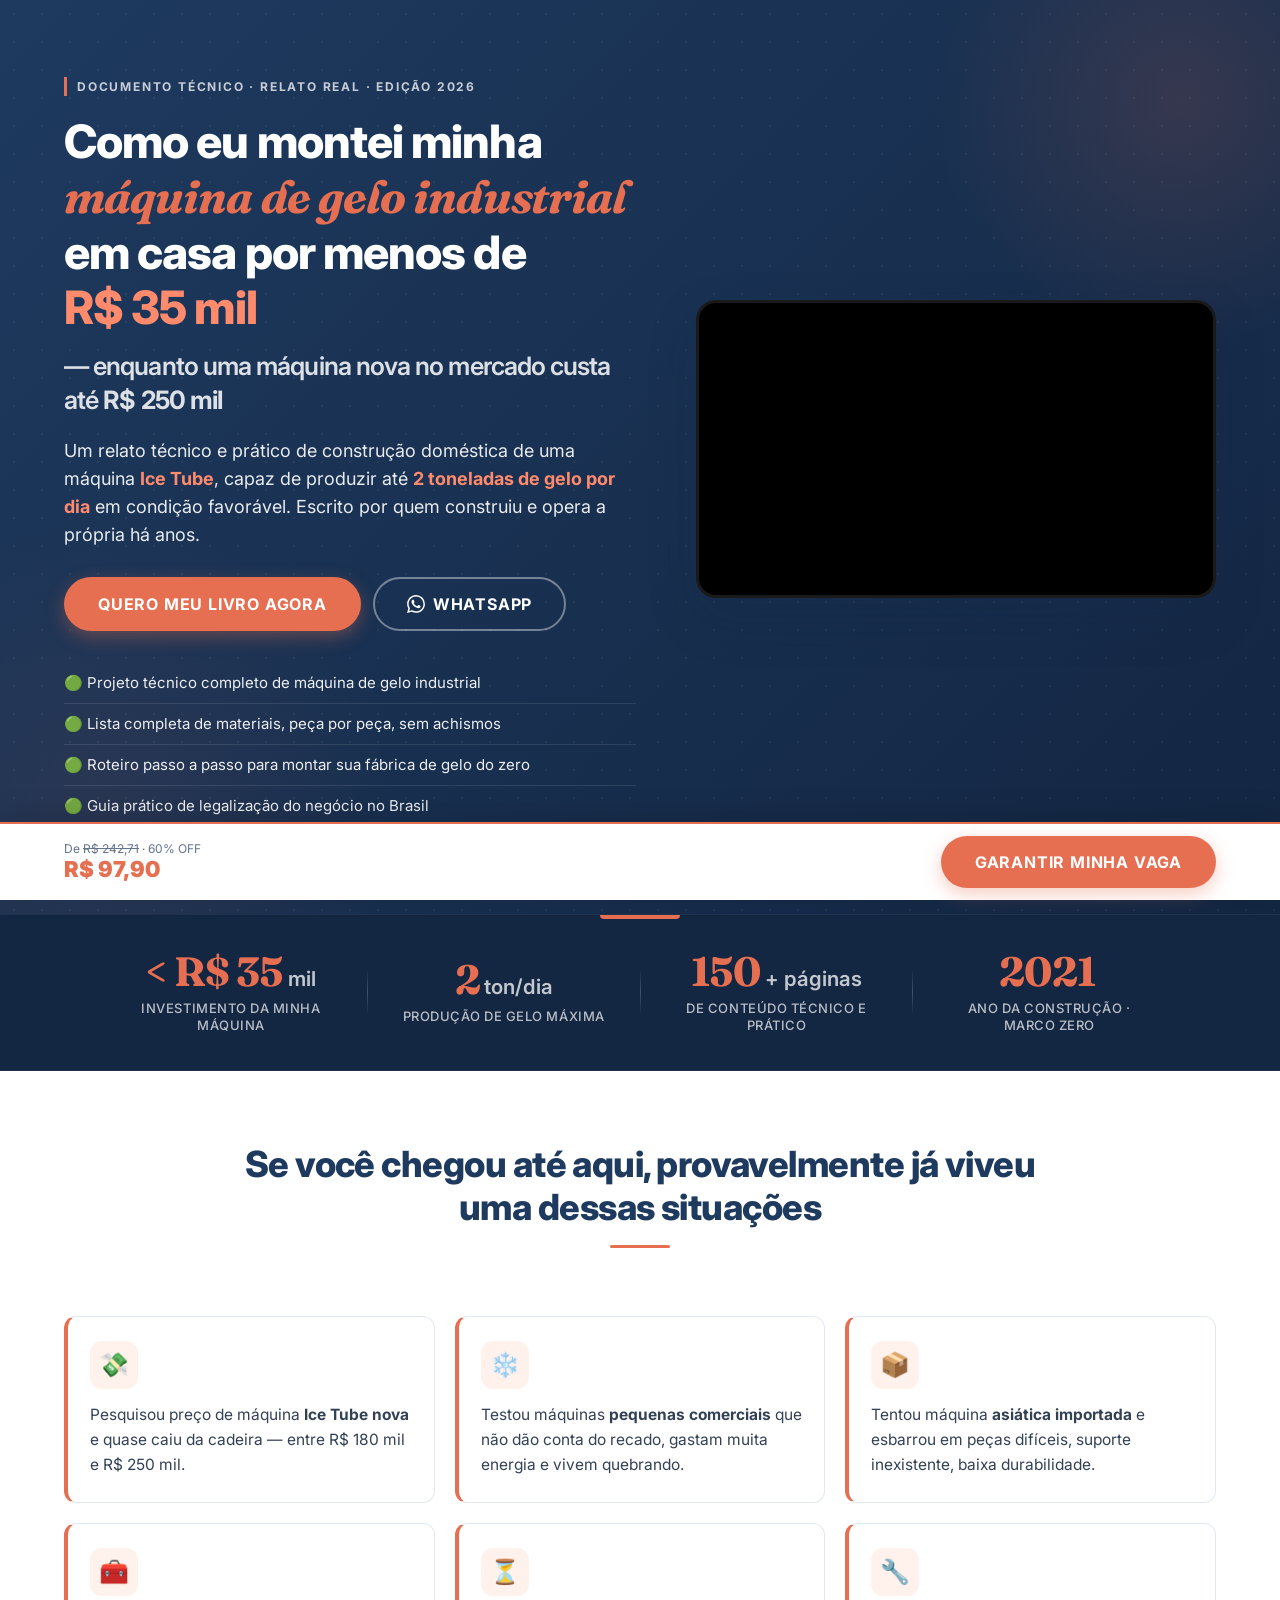
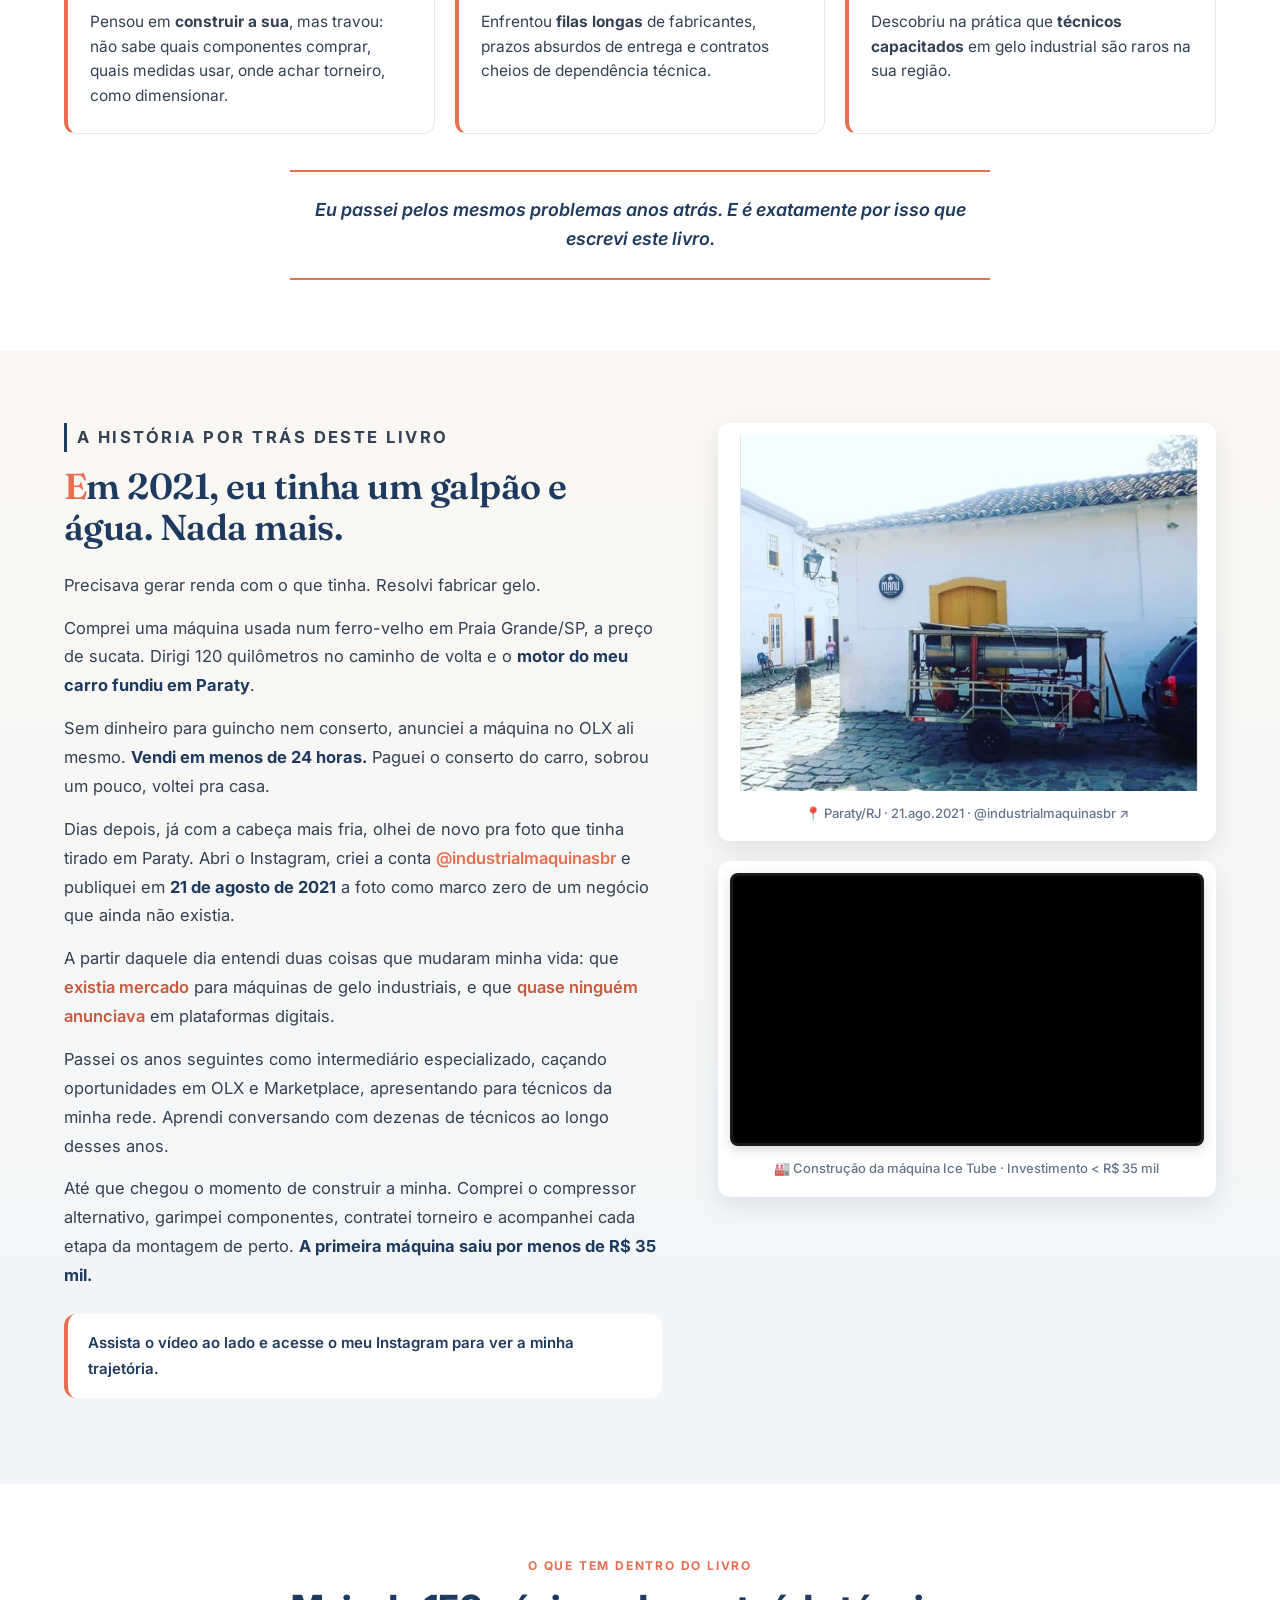
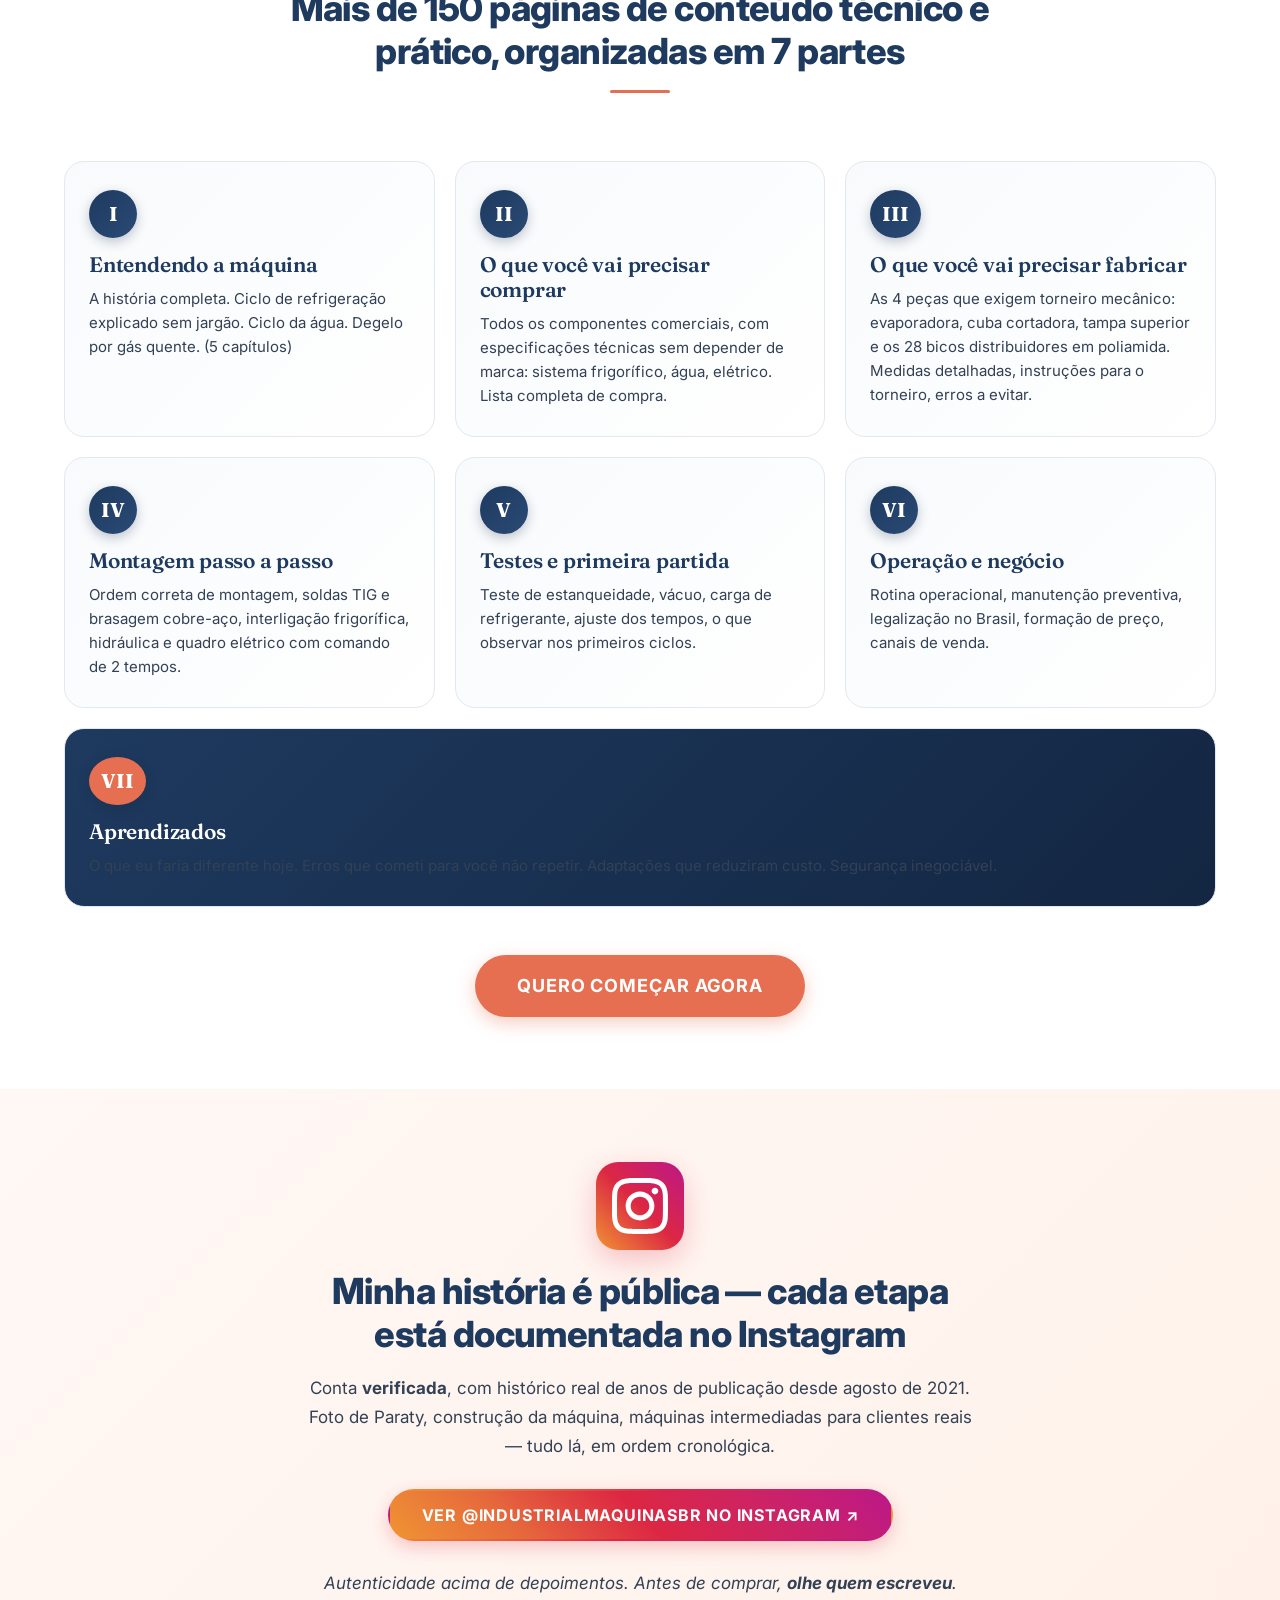
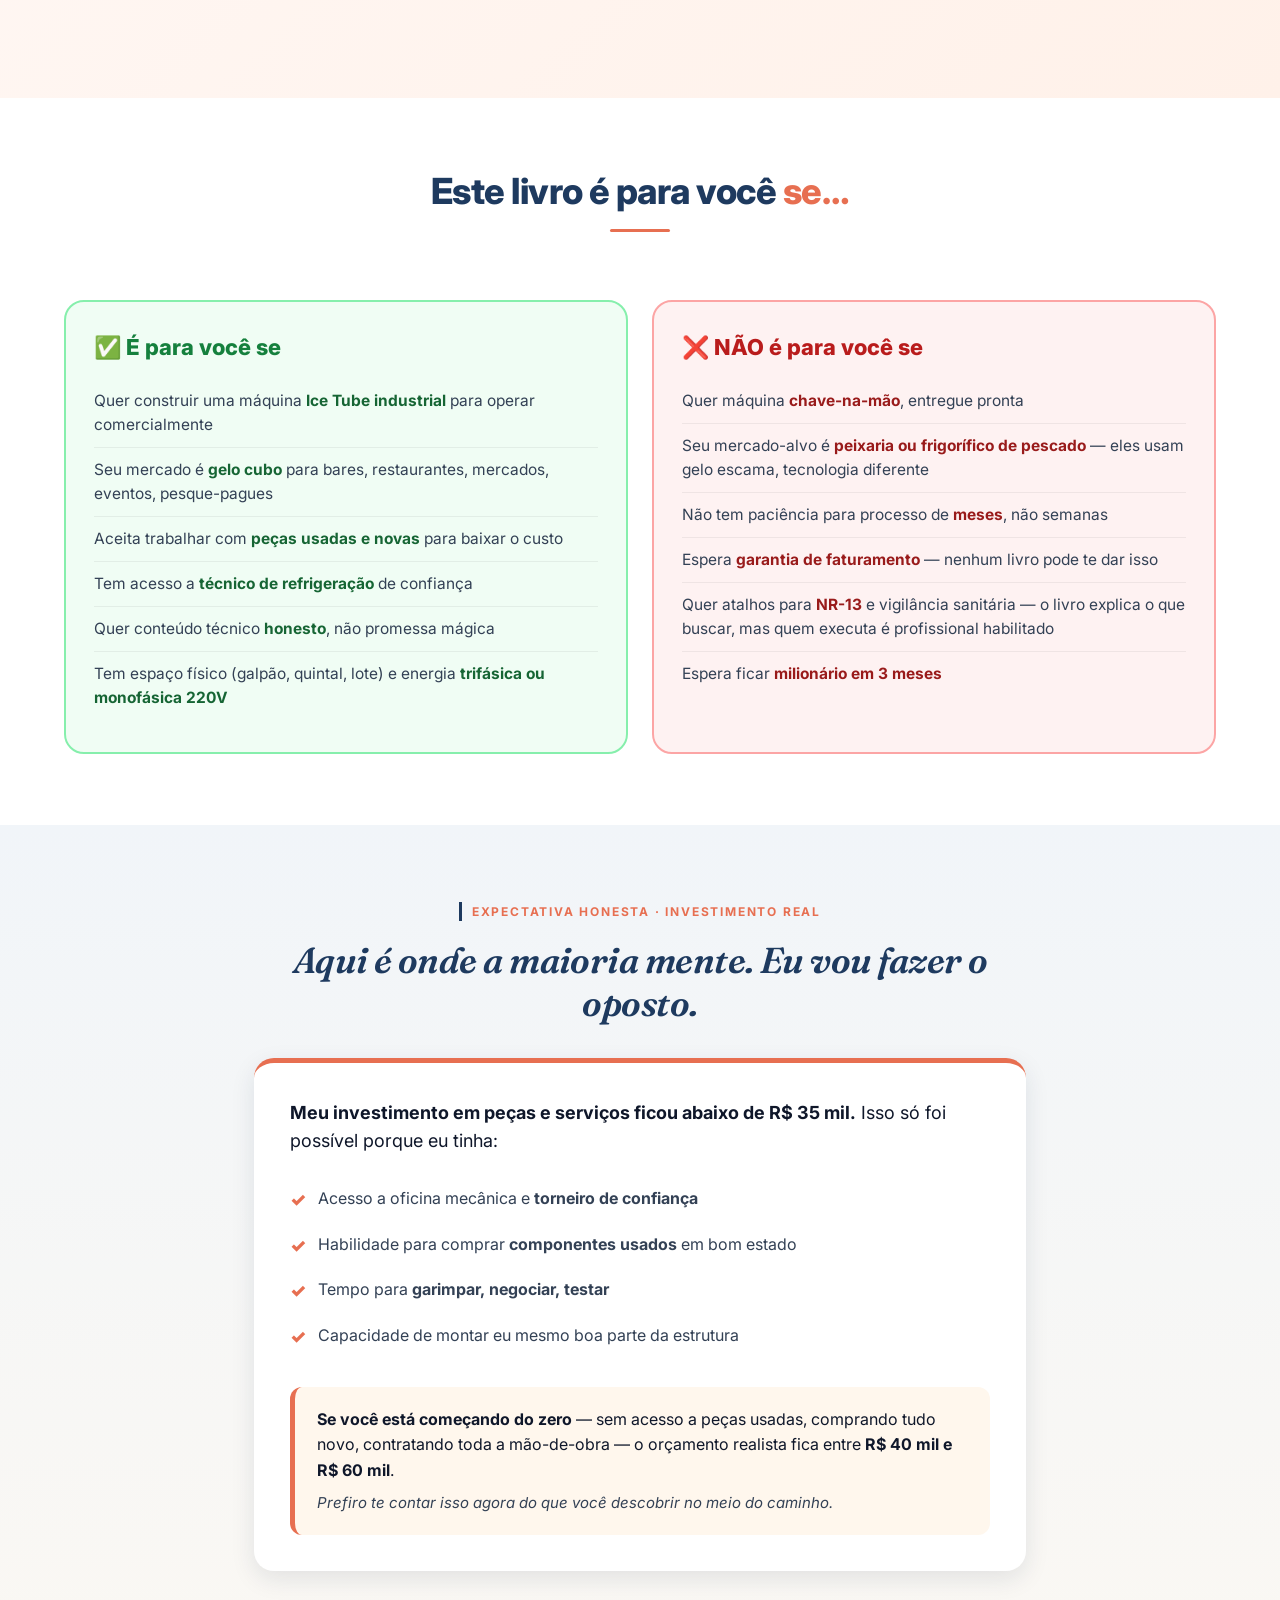
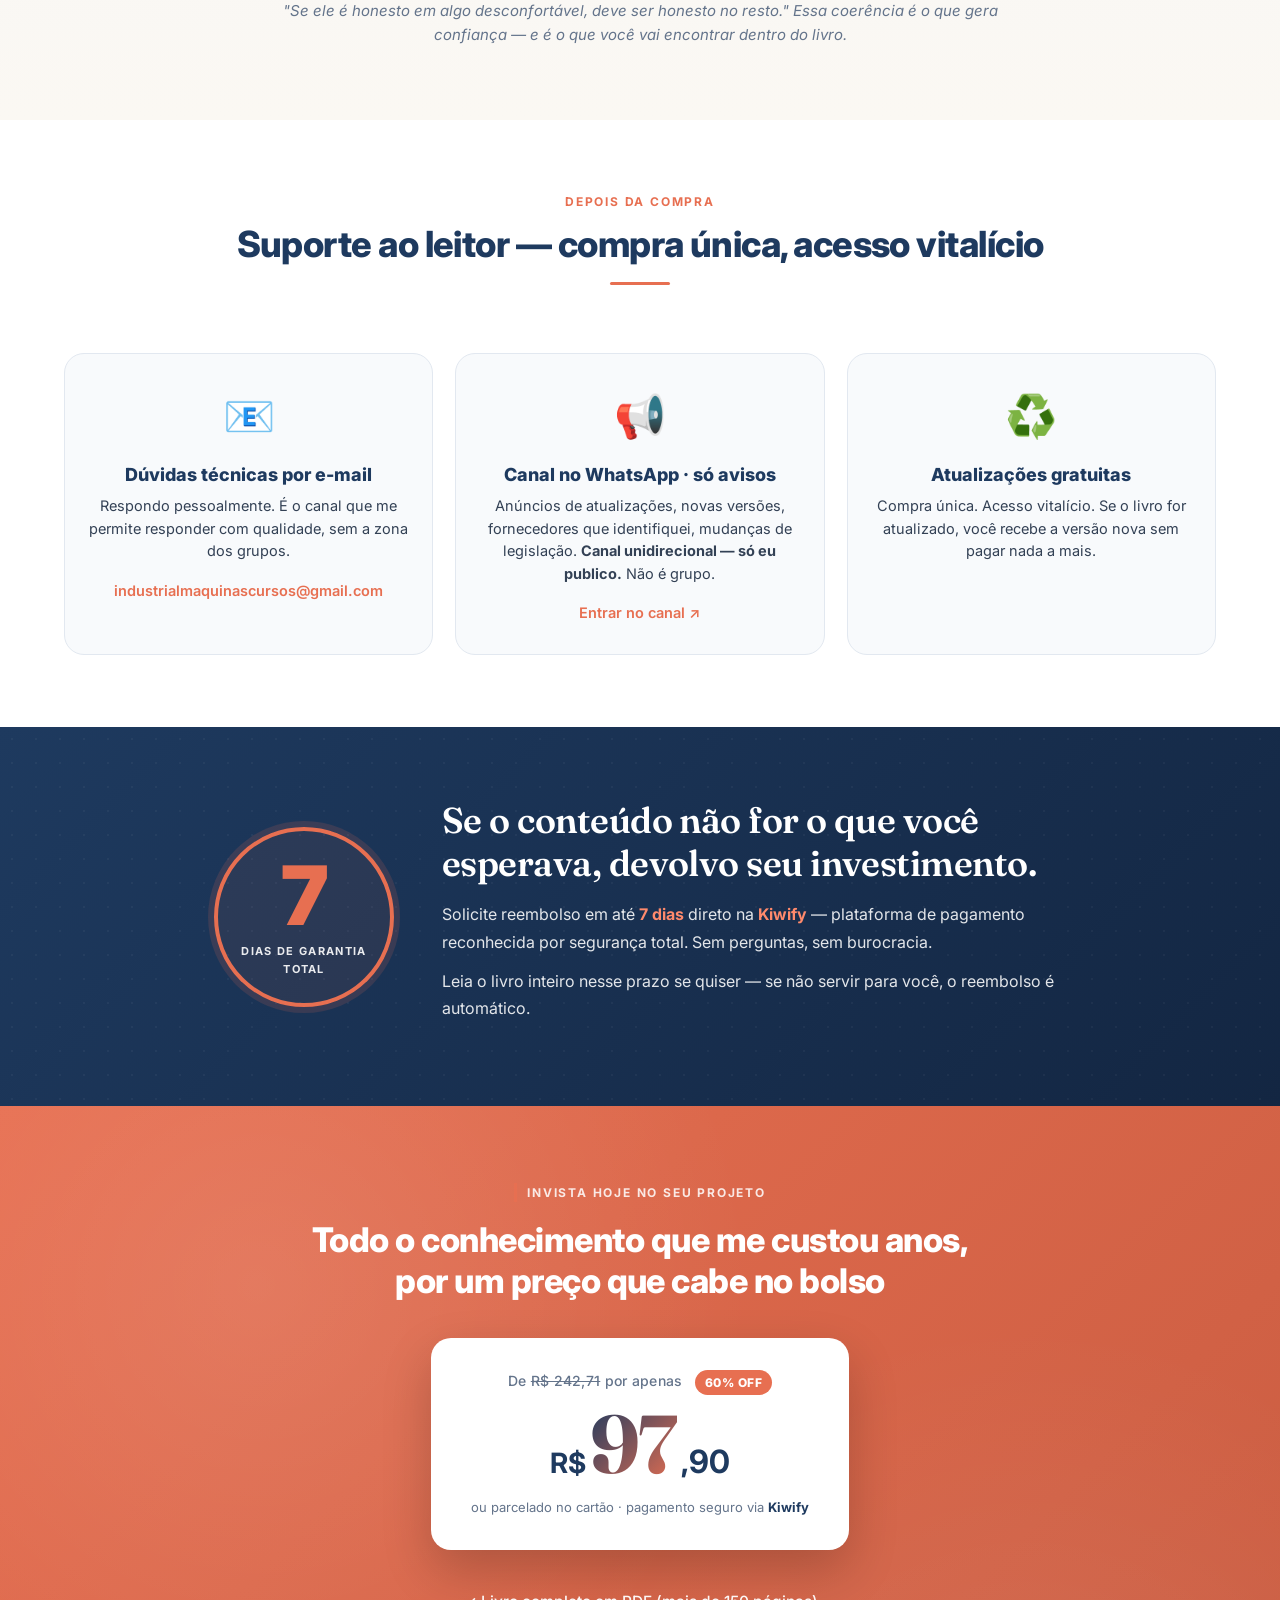
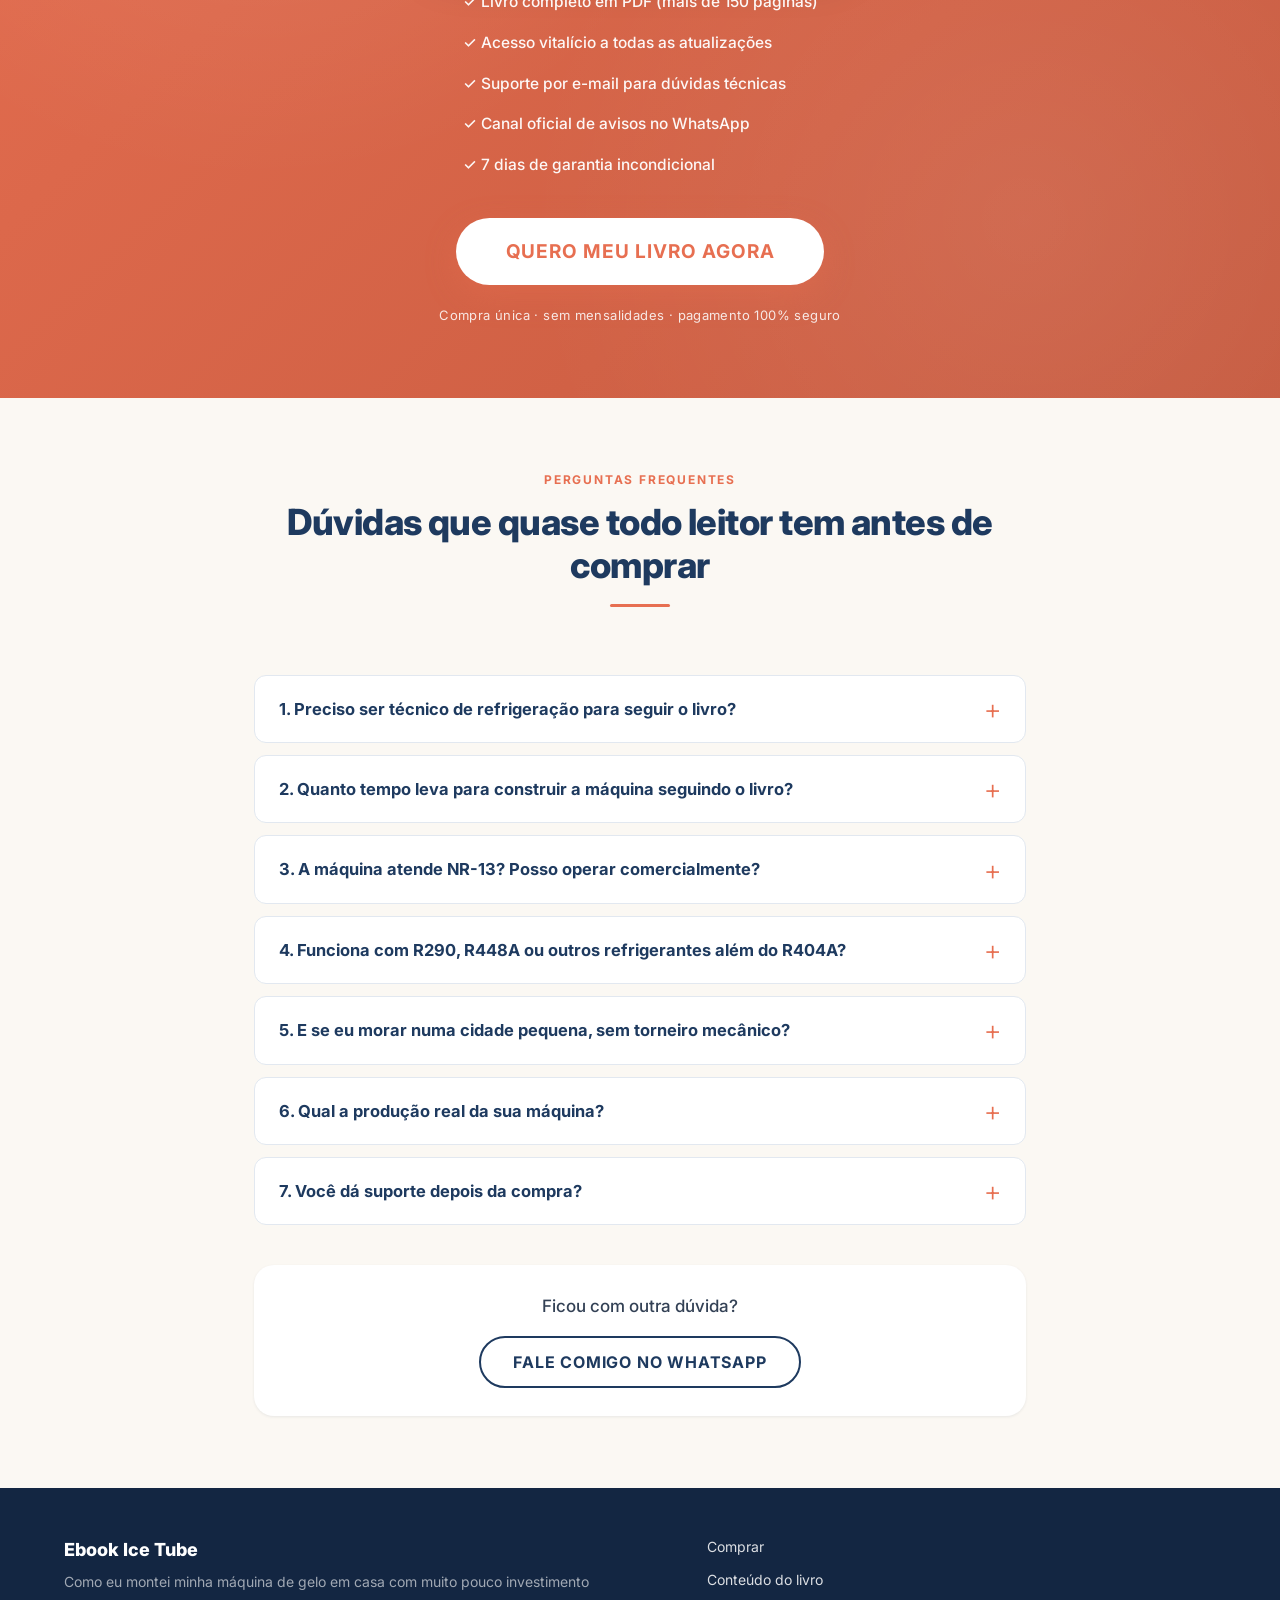
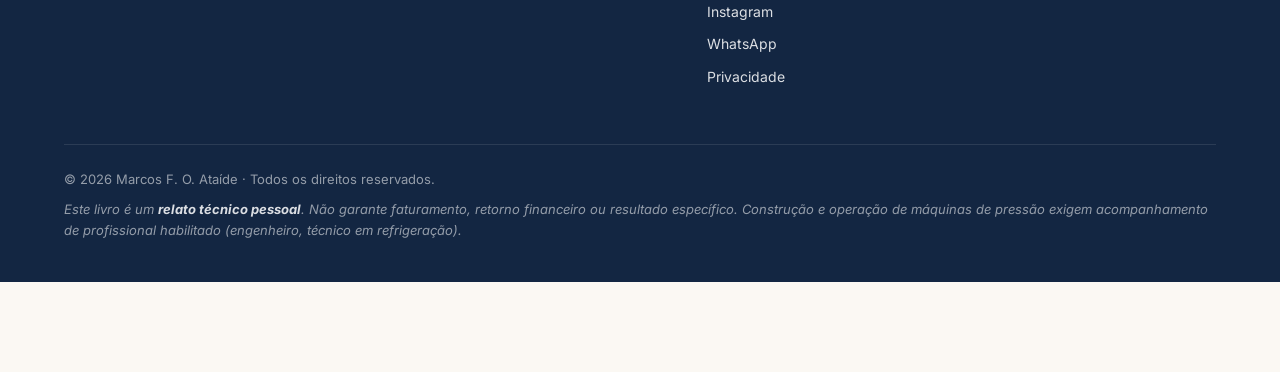
<file: index.html>
<!DOCTYPE html>
<html lang="pt-BR">
<head>
<meta charset="UTF-8">
<meta name="viewport" content="width=device-width, initial-scale=1.0">
<title>Como eu montei minha máquina de gelo industrial em casa por menos de R$ 35 mil — enquanto uma máquina nova custa até R$ 250 mil | Ebook Ice Tube</title>

<meta name="description" content="Relato técnico e prático de construção doméstica de uma máquina Ice Tube industrial capaz de produzir até 2 toneladas de gelo por dia. Escrito por quem construiu e opera a própria há anos.">
<meta name="author" content="Marcos F. O. Ataíde">

<meta property="og:title" content="Como eu montei minha máquina de gelo industrial por menos de R$ 35 mil">
<meta property="og:description" content="Relato técnico completo de construção de uma máquina Ice Tube. Produção real até 2 toneladas/dia. Escrito por quem construiu e opera a própria.">
<meta property="og:type" content="website">
<meta property="og:url" content="https://industrialcursos.com.br/ebook">
<meta property="og:image" content="https://industrialcursos.com.br/ebook/img/maquina-galpao.jpg">
<meta property="og:locale" content="pt_BR">

<meta name="twitter:card" content="summary_large_image">
<meta name="twitter:title" content="Como eu montei minha máquina de gelo por menos de R$ 35 mil">
<meta name="twitter:description" content="Relato técnico completo. Produção real 2 toneladas/dia.">

<link rel="preconnect" href="https://fonts.googleapis.com">
<link rel="preconnect" href="https://fonts.gstatic.com" crossorigin>
<link href="https://fonts.googleapis.com/css2?family=Inter:wght@400;500;600;700;800;900&family=Fraunces:ital,wght@0,400;0,600;0,700;1,400&display=swap" rel="stylesheet">

<link rel="stylesheet" href="style.css">
</head>
<body>

<!-- ============================================= -->
<!-- BLOCO 1 — HERO (Headline + Vídeo + CTA)        -->
<!-- ============================================= -->
<section class="hero">
  <div class="container hero-inner">
    <div class="hero-copy">
      <p class="eyebrow">DOCUMENTO TÉCNICO · RELATO REAL · EDIÇÃO 2026</p>
      <h1>
        Como eu montei minha <span class="highlight">máquina de gelo industrial</span> em casa por menos de <span class="price-old-hero">R$&nbsp;35&nbsp;mil</span>
        <span class="subline">— enquanto uma máquina nova no mercado custa até <strong>R$&nbsp;250&nbsp;mil</strong></span>
      </h1>
      <p class="subheadline">
        Um relato técnico e prático de construção doméstica de uma máquina <strong>Ice Tube</strong>, capaz de produzir até <strong>2 toneladas de gelo por dia</strong> em condição favorável. Escrito por quem construiu e opera a própria há anos.
      </p>

      <div class="hero-ctas">
        <a href="https://pay.kiwify.com.br/1yebiRk" class="btn btn-primary" target="_blank" rel="noopener">QUERO MEU LIVRO AGORA</a>
        <a href="https://wa.me/5561982302350?text=QUERO%20SABER%20MAIS!" class="btn btn-secondary" target="_blank" rel="noopener">
          <svg width="18" height="18" viewBox="0 0 24 24" fill="currentColor" aria-hidden="true"><path d="M17.472 14.382c-.297-.149-1.758-.867-2.03-.967-.273-.099-.471-.148-.67.15-.197.297-.767.966-.94 1.164-.174.198-.347.223-.644.075-.297-.15-1.255-.463-2.39-1.475-.883-.788-1.48-1.761-1.653-2.059-.173-.297-.018-.458.13-.606.134-.133.298-.347.446-.52.149-.174.198-.298.297-.497.1-.198.05-.371-.025-.52-.075-.149-.669-1.612-.916-2.207-.242-.579-.487-.5-.669-.51-.173-.008-.371-.01-.57-.01-.198 0-.52.074-.792.372-.272.297-1.04 1.016-1.04 2.479 0 1.462 1.065 2.875 1.213 3.074.149.198 2.096 3.2 5.077 4.487.709.306 1.262.489 1.694.625.712.227 1.36.195 1.871.118.571-.085 1.758-.719 2.006-1.413.248-.694.248-1.289.173-1.413-.074-.124-.272-.198-.57-.347m-5.421 7.403h-.004a9.87 9.87 0 01-5.031-1.378l-.361-.214-3.741.982.998-3.648-.235-.374a9.86 9.86 0 01-1.51-5.26c.001-5.45 4.436-9.884 9.888-9.884 2.64 0 5.122 1.03 6.988 2.898a9.825 9.825 0 012.893 6.994c-.003 5.45-4.437 9.884-9.885 9.884m8.413-18.297A11.815 11.815 0 0012.05 0C5.495 0 .16 5.335.157 11.892c0 2.096.547 4.142 1.588 5.945L.057 24l6.305-1.654a11.882 11.882 0 005.683 1.448h.005c6.554 0 11.89-5.335 11.893-11.893a11.821 11.821 0 00-3.48-8.413Z"/></svg>
          WHATSAPP
        </a>
      </div>

      <ul class="hero-bullets">
        <li>🟢 Projeto técnico completo de máquina de gelo industrial</li>
        <li>🟢 Lista completa de materiais, peça por peça, sem achismos</li>
        <li>🟢 Roteiro passo a passo para montar sua fábrica de gelo do zero</li>
        <li>🟢 Guia prático de legalização do negócio no Brasil</li>
      </ul>
    </div>

    <div class="hero-video">
      <div class="video-wrapper">
        <iframe
          src="https://www.youtube-nocookie.com/embed/Rjv4FGYEjmA?rel=0"
          title="Máquina de gelo industrial — Ice Tube"
          frameborder="0"
          allow="accelerometer; autoplay; clipboard-write; encrypted-media; gyroscope; picture-in-picture; web-share"
          allowfullscreen
          loading="lazy"
        ></iframe>
      </div>
    </div>
  </div>
</section>

<!-- ============================================= -->
<!-- BARRA DE NÚMEROS (Stats / Social Proof)        -->
<!-- ============================================= -->
<section class="stats-bar">
  <div class="container">
    <div class="stats-grid">
      <div class="stat">
        <div class="stat-num">&lt;&nbsp;R$&nbsp;35<span class="stat-suffix">mil</span></div>
        <div class="stat-label">Investimento da minha máquina</div>
      </div>
      <div class="stat-divider" aria-hidden="true"></div>
      <div class="stat">
        <div class="stat-num">2<span class="stat-suffix">ton/dia</span></div>
        <div class="stat-label">Produção de gelo máxima</div>
      </div>
      <div class="stat-divider" aria-hidden="true"></div>
      <div class="stat">
        <div class="stat-num">150<span class="stat-suffix">+ páginas</span></div>
        <div class="stat-label">De conteúdo técnico e prático</div>
      </div>
      <div class="stat-divider" aria-hidden="true"></div>
      <div class="stat">
        <div class="stat-num">2021<span class="stat-suffix"></span></div>
        <div class="stat-label">Ano da construção · Marco zero</div>
      </div>
    </div>
  </div>
</section>

<!-- ============================================= -->
<!-- BLOCO 2 — Identificação do problema            -->
<!-- ============================================= -->
<section class="section section-problem">
  <div class="container">
    <h2 class="section-title">Se você chegou até aqui, provavelmente já viveu uma dessas situações</h2>
    <div class="problem-grid">
      <div class="problem-card">
        <span class="problem-icon">💸</span>
        <p>Pesquisou preço de máquina <strong>Ice Tube nova</strong> e quase caiu da cadeira — entre R$&nbsp;180 mil e R$&nbsp;250 mil.</p>
      </div>
      <div class="problem-card">
        <span class="problem-icon">❄️</span>
        <p>Testou máquinas <strong>pequenas comerciais</strong> que não dão conta do recado, gastam muita energia e vivem quebrando.</p>
      </div>
      <div class="problem-card">
        <span class="problem-icon">📦</span>
        <p>Tentou máquina <strong>asiática importada</strong> e esbarrou em peças difíceis, suporte inexistente, baixa durabilidade.</p>
      </div>
      <div class="problem-card">
        <span class="problem-icon">🧰</span>
        <p>Pensou em <strong>construir a sua</strong>, mas travou: não sabe quais componentes comprar, quais medidas usar, onde achar torneiro, como dimensionar.</p>
      </div>
      <div class="problem-card">
        <span class="problem-icon">⏳</span>
        <p>Enfrentou <strong>filas longas</strong> de fabricantes, prazos absurdos de entrega e contratos cheios de dependência técnica.</p>
      </div>
      <div class="problem-card">
        <span class="problem-icon">🔧</span>
        <p>Descobriu na prática que <strong>técnicos capacitados</strong> em gelo industrial são raros na sua região.</p>
      </div>
    </div>

    <p class="problem-closing">
      Eu passei pelos mesmos problemas anos atrás. E é exatamente por isso que escrevi este livro.
    </p>
  </div>
</section>

<!-- ============================================= -->
<!-- BLOCO 3 — Sua história (Paraty / Instagram)    -->
<!-- ============================================= -->
<section class="section section-story">
  <div class="container story-inner">
    <div class="story-text">
      <p class="eyebrow eyebrow-orange">A HISTÓRIA POR TRÁS DESTE LIVRO</p>
      <h2>Em 2021, eu tinha um galpão e água. Nada mais.</h2>

      <p>Precisava gerar renda com o que tinha. Resolvi fabricar gelo.</p>

      <p>Comprei uma máquina usada num ferro-velho em Praia Grande/SP, a preço de sucata. Dirigi 120 quilômetros no caminho de volta e o <strong>motor do meu carro fundiu em Paraty</strong>.</p>

      <p>Sem dinheiro para guincho nem conserto, anunciei a máquina no OLX ali mesmo. <strong>Vendi em menos de 24 horas.</strong> Paguei o conserto do carro, sobrou um pouco, voltei pra casa.</p>

      <p>Dias depois, já com a cabeça mais fria, olhei de novo pra foto que tinha tirado em Paraty. Abri o Instagram, criei a conta <a href="https://www.instagram.com/industrialmaquinasbr/" target="_blank" rel="noopener">@industrialmaquinasbr</a> e publiquei em <strong>21 de agosto de 2021</strong> a foto como marco zero de um negócio que ainda não existia.</p>

      <p>A partir daquele dia entendi duas coisas que mudaram minha vida: que <em>existia mercado</em> para máquinas de gelo industriais, e que <em>quase ninguém anunciava</em> em plataformas digitais.</p>

      <p>Passei os anos seguintes como intermediário especializado, caçando oportunidades em OLX e Marketplace, apresentando para técnicos da minha rede. Aprendi conversando com dezenas de técnicos ao longo desses anos.</p>

      <p>Até que chegou o momento de construir a minha. Comprei o compressor alternativo, garimpei componentes, contratei torneiro e acompanhei cada etapa da montagem de perto. <strong>A primeira máquina saiu por menos de R$&nbsp;35 mil.</strong></p>

      <p class="story-cta-note">Assista o vídeo ao lado e acesse o meu Instagram para ver a minha trajetória.</p>
    </div>

    <div class="story-photos">
      <figure class="story-photo">
        <a href="https://www.instagram.com/p/CS2to3sA4It/" target="_blank" rel="noopener" aria-label="Ver post original no Instagram">
          <img src="img/paraty.png" alt="Foto tirada em Paraty, 2021 — carro com reboque e máquina de gelo usada. Marco zero do negócio." loading="lazy">
          <figcaption>📍 Paraty/RJ · 21.ago.2021 · @industrialmaquinasbr ↗</figcaption>
        </a>
      </figure>
      <figure class="story-photo story-video">
        <div class="video-wrapper">
          <iframe
            src="https://www.youtube-nocookie.com/embed/mDpRkbB-0JE?rel=0"
            title="Montando minha máquina de gelo industrial no galpão"
            frameborder="0"
            allow="accelerometer; autoplay; clipboard-write; encrypted-media; gyroscope; picture-in-picture; web-share"
            allowfullscreen
            loading="lazy"
          ></iframe>
        </div>
        <figcaption>🏭 Construção da máquina Ice Tube · Investimento &lt; R$&nbsp;35&nbsp;mil</figcaption>
      </figure>
    </div>
  </div>
</section>

<!-- ============================================= -->
<!-- BLOCO 4 — O que você vai encontrar no livro    -->
<!-- ============================================= -->
<section class="section section-content" id="conteudo">
  <div class="container">
    <p class="eyebrow eyebrow-center">O QUE TEM DENTRO DO LIVRO</p>
    <h2 class="section-title">Mais de 150 páginas de conteúdo técnico e prático, organizadas em 7 partes</h2>

    <div class="content-grid">

      <article class="content-card">
        <div class="content-num">I</div>
        <h3>Entendendo a máquina</h3>
        <p>A história completa. Ciclo de refrigeração explicado sem jargão. Ciclo da água. Degelo por gás quente. (5 capítulos)</p>
      </article>

      <article class="content-card">
        <div class="content-num">II</div>
        <h3>O que você vai precisar comprar</h3>
        <p>Todos os componentes comerciais, com especificações técnicas sem depender de marca: sistema frigorífico, água, elétrico. Lista completa de compra.</p>
      </article>

      <article class="content-card">
        <div class="content-num">III</div>
        <h3>O que você vai precisar fabricar</h3>
        <p>As 4 peças que exigem torneiro mecânico: evaporadora, cuba cortadora, tampa superior e os 28 bicos distribuidores em poliamida. Medidas detalhadas, instruções para o torneiro, erros a evitar.</p>
      </article>

      <article class="content-card">
        <div class="content-num">IV</div>
        <h3>Montagem passo a passo</h3>
        <p>Ordem correta de montagem, soldas TIG e brasagem cobre-aço, interligação frigorífica, hidráulica e quadro elétrico com comando de 2 tempos.</p>
      </article>

      <article class="content-card">
        <div class="content-num">V</div>
        <h3>Testes e primeira partida</h3>
        <p>Teste de estanqueidade, vácuo, carga de refrigerante, ajuste dos tempos, o que observar nos primeiros ciclos.</p>
      </article>

      <article class="content-card">
        <div class="content-num">VI</div>
        <h3>Operação e negócio</h3>
        <p>Rotina operacional, manutenção preventiva, legalização no Brasil, formação de preço, canais de venda.</p>
      </article>

      <article class="content-card content-card-full">
        <div class="content-num">VII</div>
        <h3>Aprendizados</h3>
        <p>O que eu faria diferente hoje. Erros que cometi para você não repetir. Adaptações que reduziram custo. Segurança inegociável.</p>
      </article>

    </div>

    <div class="section-cta">
      <a href="https://pay.kiwify.com.br/1yebiRk" class="btn btn-primary btn-large" target="_blank" rel="noopener">QUERO COMEÇAR AGORA</a>
    </div>
  </div>
</section>

<!-- ============================================= -->
<!-- BLOCO 5 — Provas sociais (Instagram)           -->
<!-- ============================================= -->
<section class="section section-proof">
  <div class="container proof-inner">
    <div class="proof-icon">
      <svg width="56" height="56" viewBox="0 0 24 24" fill="currentColor" aria-hidden="true"><path d="M12 2.163c3.204 0 3.584.012 4.85.07 3.252.148 4.771 1.691 4.919 4.919.058 1.265.069 1.645.069 4.849 0 3.205-.012 3.584-.069 4.849-.149 3.225-1.664 4.771-4.919 4.919-1.266.058-1.644.07-4.85.07-3.204 0-3.584-.012-4.849-.07-3.26-.149-4.771-1.699-4.919-4.92-.058-1.265-.07-1.644-.07-4.849 0-3.204.013-3.583.07-4.849.149-3.227 1.664-4.771 4.919-4.919 1.266-.057 1.645-.069 4.849-.069zm0-2.163c-3.259 0-3.667.014-4.947.072-4.358.2-6.78 2.618-6.98 6.98-.059 1.281-.073 1.689-.073 4.948 0 3.259.014 3.668.072 4.948.2 4.358 2.618 6.78 6.98 6.98 1.281.058 1.689.072 4.948.072 3.259 0 3.668-.014 4.948-.072 4.354-.2 6.782-2.618 6.979-6.98.059-1.28.073-1.689.073-4.948 0-3.259-.014-3.667-.072-4.947-.196-4.354-2.617-6.78-6.979-6.98-1.281-.059-1.69-.073-4.949-.073zm0 5.838c-3.403 0-6.162 2.759-6.162 6.162s2.759 6.163 6.162 6.163 6.162-2.759 6.162-6.163c0-3.403-2.759-6.162-6.162-6.162zm0 10.162c-2.209 0-4-1.79-4-4 0-2.209 1.791-4 4-4s4 1.791 4 4c0 2.21-1.791 4-4 4zm6.406-11.845c-.796 0-1.441.645-1.441 1.44s.645 1.44 1.441 1.44c.795 0 1.439-.645 1.439-1.44s-.644-1.44-1.439-1.44z"/></svg>
    </div>
    <h2>Minha história é pública — cada etapa está documentada no Instagram</h2>
    <p>
      Conta <strong>verificada</strong>, com histórico real de anos de publicação desde agosto de 2021. Foto de Paraty, construção da máquina, máquinas intermediadas para clientes reais — tudo lá, em ordem cronológica.
    </p>
    <a href="https://www.instagram.com/industrialmaquinasbr/" class="btn btn-ig" target="_blank" rel="noopener">
      Ver @industrialmaquinasbr no Instagram ↗
    </a>
    <p class="proof-note">Autenticidade acima de depoimentos. Antes de comprar, <strong>olhe quem escreveu</strong>.</p>
  </div>
</section>

<!-- ============================================= -->
<!-- BLOCO 6 — Para quem É / NÃO é                  -->
<!-- ============================================= -->
<section class="section section-fit">
  <div class="container">
    <h2 class="section-title">Este livro é para você <span class="highlight">se…</span></h2>

    <div class="fit-grid">
      <div class="fit-yes">
        <h3>✅ É para você se</h3>
        <ul>
          <li>Quer construir uma máquina <strong>Ice Tube industrial</strong> para operar comercialmente</li>
          <li>Seu mercado é <strong>gelo cubo</strong> para bares, restaurantes, mercados, eventos, pesque-pagues</li>
          <li>Aceita trabalhar com <strong>peças usadas e novas</strong> para baixar o custo</li>
          <li>Tem acesso a <strong>técnico de refrigeração</strong> de confiança</li>
          <li>Quer conteúdo técnico <strong>honesto</strong>, não promessa mágica</li>
          <li>Tem espaço físico (galpão, quintal, lote) e energia <strong>trifásica ou monofásica 220V</strong></li>
        </ul>
      </div>

      <div class="fit-no">
        <h3>❌ NÃO é para você se</h3>
        <ul>
          <li>Quer máquina <strong>chave-na-mão</strong>, entregue pronta</li>
          <li>Seu mercado-alvo é <strong>peixaria ou frigorífico de pescado</strong> — eles usam gelo escama, tecnologia diferente</li>
          <li>Não tem paciência para processo de <strong>meses</strong>, não semanas</li>
          <li>Espera <strong>garantia de faturamento</strong> — nenhum livro pode te dar isso</li>
          <li>Quer atalhos para <strong>NR-13</strong> e vigilância sanitária — o livro explica o que buscar, mas quem executa é profissional habilitado</li>
          <li>Espera ficar <strong>milionário em 3 meses</strong></li>
        </ul>
      </div>
    </div>
  </div>
</section>

<!-- ============================================= -->
<!-- BLOCO 7 — Investimento e expectativa honesta   -->
<!-- ============================================= -->
<section class="section section-honest">
  <div class="container honest-inner">
    <p class="eyebrow eyebrow-orange">EXPECTATIVA HONESTA · INVESTIMENTO REAL</p>
    <h2>Aqui é onde a maioria mente. Eu vou fazer o oposto.</h2>

    <div class="honest-box">
      <p class="honest-lead"><strong>Meu investimento em peças e serviços ficou abaixo de R$&nbsp;35 mil.</strong> Isso só foi possível porque eu tinha:</p>

      <ul class="honest-list">
        <li>Acesso a oficina mecânica e <strong>torneiro de confiança</strong></li>
        <li>Habilidade para comprar <strong>componentes usados</strong> em bom estado</li>
        <li>Tempo para <strong>garimpar, negociar, testar</strong></li>
        <li>Capacidade de montar eu mesmo boa parte da estrutura</li>
      </ul>

      <div class="honest-warning">
        <p><strong>Se você está começando do zero</strong> — sem acesso a peças usadas, comprando tudo novo, contratando toda a mão-de-obra — o orçamento realista fica entre <strong>R$&nbsp;40&nbsp;mil e R$&nbsp;60&nbsp;mil</strong>.</p>
        <p>Prefiro te contar isso agora do que você descobrir no meio do caminho.</p>
      </div>
    </div>

    <p class="honest-footer">"Se ele é honesto em algo desconfortável, deve ser honesto no resto." Essa coerência é o que gera confiança — e é o que você vai encontrar dentro do livro.</p>
  </div>
</section>

<!-- ============================================= -->
<!-- BLOCO 8 — Como funciona o suporte              -->
<!-- ============================================= -->
<section class="section section-support">
  <div class="container">
    <p class="eyebrow eyebrow-center">DEPOIS DA COMPRA</p>
    <h2 class="section-title">Suporte ao leitor — compra única, acesso vitalício</h2>

    <div class="support-grid">
      <div class="support-card">
        <div class="support-icon">📧</div>
        <h3>Dúvidas técnicas por e-mail</h3>
        <p>Respondo pessoalmente. É o canal que me permite responder com qualidade, sem a zona dos grupos.</p>
        <a href="mailto:industrialmaquinascursos@gmail.com" class="support-link">industrialmaquinascursos@gmail.com</a>
      </div>

      <div class="support-card">
        <div class="support-icon">📢</div>
        <h3>Canal no WhatsApp · só avisos</h3>
        <p>Anúncios de atualizações, novas versões, fornecedores que identifiquei, mudanças de legislação. <strong>Canal unidirecional — só eu publico.</strong> Não é grupo.</p>
        <a href="https://wa.me/5561982302350?text=Quero%20entrar%20no%20canal%20de%20avisos" class="support-link" target="_blank" rel="noopener">Entrar no canal ↗</a>
      </div>

      <div class="support-card">
        <div class="support-icon">♻️</div>
        <h3>Atualizações gratuitas</h3>
        <p>Compra única. Acesso vitalício. Se o livro for atualizado, você recebe a versão nova sem pagar nada a mais.</p>
      </div>
    </div>
  </div>
</section>

<!-- ============================================= -->
<!-- BLOCO 9 — Garantia                              -->
<!-- ============================================= -->
<section class="section section-guarantee">
  <div class="container guarantee-inner">
    <div class="guarantee-seal">
      <div class="guarantee-num">7</div>
      <div class="guarantee-label">DIAS DE GARANTIA TOTAL</div>
    </div>
    <div class="guarantee-text">
      <h2>Se o conteúdo não for o que você esperava, devolvo seu investimento.</h2>
      <p>Solicite reembolso em até <strong>7 dias</strong> direto na <strong>Kiwify</strong> — plataforma de pagamento reconhecida por segurança total. Sem perguntas, sem burocracia.</p>
      <p>Leia o livro inteiro nesse prazo se quiser — se não servir para você, o reembolso é automático.</p>
    </div>
  </div>
</section>

<!-- ============================================= -->
<!-- BLOCO 10 — CTA final + preço                    -->
<!-- ============================================= -->
<section class="section section-cta-final" id="comprar">
  <div class="container cta-inner">
    <p class="eyebrow eyebrow-white">INVISTA HOJE NO SEU PROJETO</p>
    <h2>Todo o conhecimento que me custou anos, por um preço que cabe no bolso</h2>

    <div class="price-box">
      <p class="price-old">De <s>R$&nbsp;242,71</s> por apenas <span class="price-badge">60% OFF</span></p>
      <p class="price-now"><span class="price-symbol">R$</span><span class="price-value">97</span><span class="price-cents">,90</span></p>
      <p class="price-installments">ou parcelado no cartão · pagamento seguro via <strong>Kiwify</strong></p>
    </div>

    <ul class="cta-checklist">
      <li>✓ Livro completo em PDF (mais de 150 páginas)</li>
      <li>✓ Acesso vitalício a todas as atualizações</li>
      <li>✓ Suporte por e-mail para dúvidas técnicas</li>
      <li>✓ Canal oficial de avisos no WhatsApp</li>
      <li>✓ 7 dias de garantia incondicional</li>
    </ul>

    <a href="https://pay.kiwify.com.br/1yebiRk" class="btn btn-primary btn-huge" target="_blank" rel="noopener">QUERO MEU LIVRO AGORA</a>

    <p class="cta-note">Compra única · sem mensalidades · pagamento 100% seguro</p>
  </div>
</section>

<!-- ============================================= -->
<!-- BLOCO 11 — FAQ                                  -->
<!-- ============================================= -->
<section class="section section-faq">
  <div class="container faq-inner">
    <p class="eyebrow eyebrow-center">PERGUNTAS FREQUENTES</p>
    <h2 class="section-title">Dúvidas que quase todo leitor tem antes de comprar</h2>

    <div class="faq-list">

      <details class="faq-item">
        <summary>1. Preciso ser técnico de refrigeração para seguir o livro?</summary>
        <div class="faq-body">
          <p>Não. Mas você precisa de acesso a um técnico para comissionamento e carga de refrigerante. O livro explica o que comprar, como especificar, como montar — a parte frigorífica final é feita com profissional habilitado.</p>
        </div>
      </details>

      <details class="faq-item">
        <summary>2. Quanto tempo leva para construir a máquina seguindo o livro?</summary>
        <div class="faq-body">
          <p>Varia muito. Minha primeira levou meses porque eu estava aprendendo e garimpando peças. Alguém comprando componentes novos, com mão-de-obra pronta, consegue em <strong>4 a 8 semanas</strong>.</p>
        </div>
      </details>

      <details class="faq-item">
        <summary>3. A máquina atende NR-13? Posso operar comercialmente?</summary>
        <div class="faq-body">
          <p>NR-13 depende de projeto registrado por engenheiro habilitado e acompanhamento profissional. O livro explica a exigência; você contrata o engenheiro para regularizar. Isso vale para qualquer máquina de pressão.</p>
        </div>
      </details>

      <details class="faq-item">
        <summary>4. Funciona com R290, R448A ou outros refrigerantes além do R404A?</summary>
        <div class="faq-body">
          <p>Sim, com pequenos ajustes de carga e válvula. O livro usa <strong>R404A</strong> como referência principal, mas explica o phase-down e alternativas modernas.</p>
        </div>
      </details>

      <details class="faq-item">
        <summary>5. E se eu morar numa cidade pequena, sem torneiro mecânico?</summary>
        <div class="faq-body">
          <p>As 4 peças podem ser encomendadas de um torneiro em qualquer cidade e enviadas por transportadora. O livro inclui o <strong>documento único</strong> para entregar ao torneiro com todas as medidas e especificações.</p>
        </div>
      </details>

      <details class="faq-item">
        <summary>6. Qual a produção real da sua máquina?</summary>
        <div class="faq-body">
          <p>Até <strong>2 toneladas/dia</strong> em condição favorável (dia frio, água fria, ambiente ventilado). Média anual realista entre <strong>1,2 e 1,8 ton/dia</strong>.</p>
        </div>
      </details>

      <details class="faq-item">
        <summary>7. Você dá suporte depois da compra?</summary>
        <div class="faq-body">
          <p>Sim, por <strong>e-mail</strong>, individualmente. Canal no WhatsApp só para avisos e atualizações.</p>
        </div>
      </details>

    </div>

    <div class="faq-footer">
      <p>Ficou com outra dúvida?</p>
      <a href="https://wa.me/5561982302350?text=Tenho%20uma%20d%C3%BAvida%20sobre%20o%20livro" class="btn btn-secondary" target="_blank" rel="noopener">Fale comigo no WhatsApp</a>
    </div>
  </div>
</section>

<!-- ============================================= -->
<!-- RODAPÉ                                          -->
<!-- ============================================= -->
<footer class="site-footer">
  <div class="container footer-inner">
    <div class="footer-brand">
      <p class="footer-title">Ebook Ice Tube</p>
      <p class="footer-sub">Como eu montei minha máquina de gelo em casa com muito pouco investimento</p>
    </div>

    <div class="footer-links">
      <a href="#comprar">Comprar</a>
      <a href="#conteudo">Conteúdo do livro</a>
      <a href="https://www.instagram.com/industrialmaquinasbr/" target="_blank" rel="noopener">Instagram</a>
      <a href="https://wa.me/5561982302350" target="_blank" rel="noopener">WhatsApp</a>
      <a href="/privacidade.html">Privacidade</a>
    </div>

    <div class="footer-legal">
      <p>© 2026 Marcos F. O. Ataíde · Todos os direitos reservados.</p>
      <p class="footer-disclaimer">Este livro é um <strong>relato técnico pessoal</strong>. Não garante faturamento, retorno financeiro ou resultado específico. Construção e operação de máquinas de pressão exigem acompanhamento de profissional habilitado (engenheiro, técnico em refrigeração).</p>
    </div>
  </div>
</footer>

<!-- Animações fade-in ao rolar -->
<script>
  (function(){
    if (!('IntersectionObserver' in window)) return;
    document.querySelectorAll('.section, .stats-bar').forEach(el => el.classList.add('reveal'));
    const io = new IntersectionObserver((entries) => {
      entries.forEach(e => {
        if (e.isIntersecting) { e.target.classList.add('is-visible'); io.unobserve(e.target); }
      });
    }, { threshold: 0.08, rootMargin: '0px 0px -60px 0px' });
    document.querySelectorAll('.reveal').forEach(el => io.observe(el));
  })();
</script>

<!-- Barra flutuante fixa (CTA persistente) -->
<div class="floating-cta">
  <div class="floating-inner">
    <div class="floating-price">
      <span class="floating-label">De <s>R$&nbsp;242,71</s> · 60% OFF</span>
      <strong>R$&nbsp;97,90</strong>
    </div>
    <a href="https://pay.kiwify.com.br/1yebiRk" class="btn btn-primary" target="_blank" rel="noopener">GARANTIR MINHA VAGA</a>
  </div>
</div>

</body>
</html>
</file>
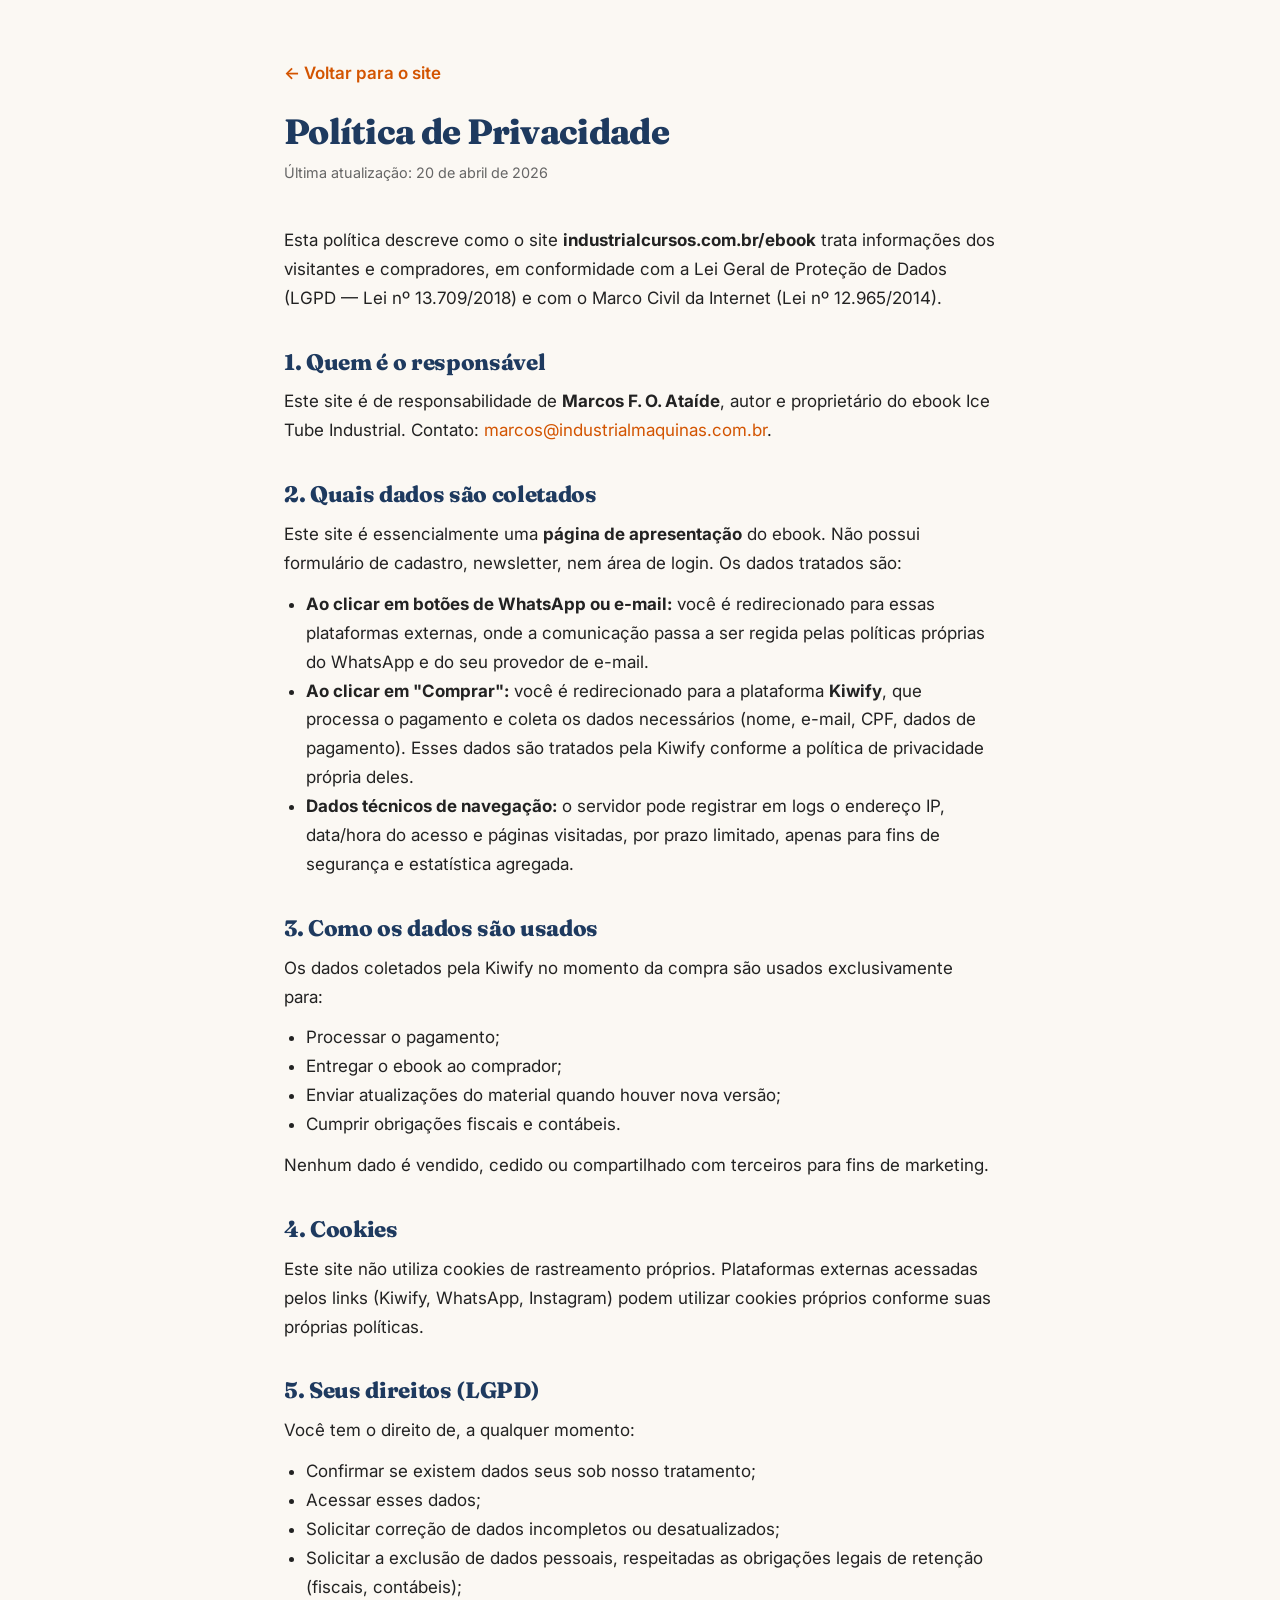
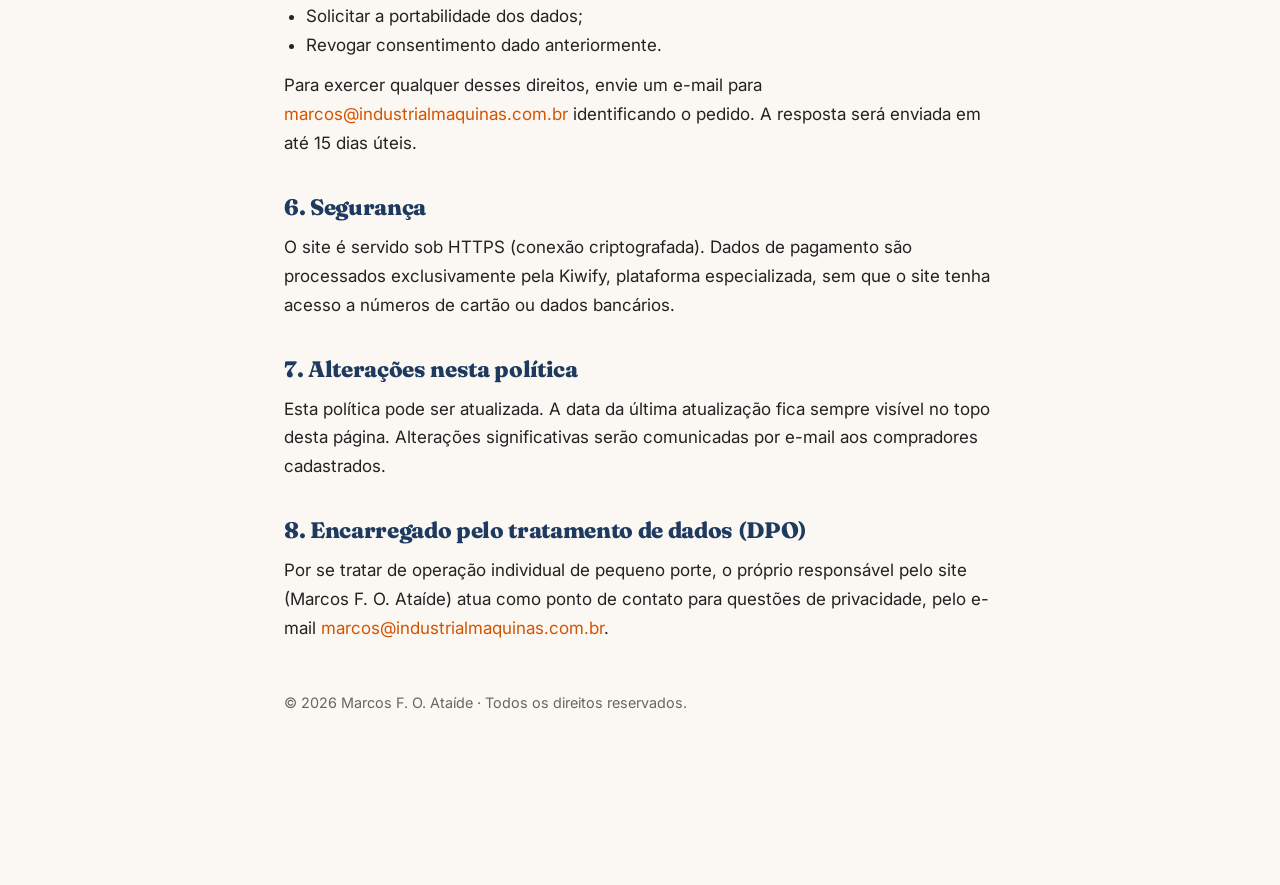
<file: privacidade.html>
<!DOCTYPE html>
<html lang="pt-BR">
<head>
<meta charset="UTF-8">
<meta name="viewport" content="width=device-width, initial-scale=1.0">
<title>Política de Privacidade · Ebook Ice Tube</title>
<meta name="description" content="Política de privacidade do site industrialcursos.com.br/ebook, em conformidade com a LGPD.">
<meta name="author" content="Marcos F. O. Ataíde">
<meta name="robots" content="index,follow">
<link rel="preconnect" href="https://fonts.googleapis.com">
<link rel="preconnect" href="https://fonts.gstatic.com" crossorigin>
<link href="https://fonts.googleapis.com/css2?family=Inter:wght@400;500;600;700;800;900&family=Fraunces:ital,wght@0,400;0,600;0,700;1,400&display=swap" rel="stylesheet">
<link rel="stylesheet" href="style.css">
<style>
  .legal-wrap { max-width: 760px; margin: 0 auto; padding: 60px 24px 80px; }
  .legal-wrap h1 { font-family: 'Fraunces', serif; font-size: 2.2rem; margin-bottom: 8px; }
  .legal-wrap .updated { color: #666; font-size: 0.9rem; margin-bottom: 40px; }
  .legal-wrap h2 { font-family: 'Fraunces', serif; font-size: 1.4rem; margin: 36px 0 12px; }
  .legal-wrap p, .legal-wrap li { line-height: 1.7; color: #222; }
  .legal-wrap ul { padding-left: 22px; margin: 12px 0; }
  .legal-wrap a { color: #d35400; }
  .back-link { display: inline-block; margin-bottom: 24px; color: #d35400; text-decoration: none; font-weight: 600; }
  .back-link:hover { text-decoration: underline; }
</style>
</head>
<body>

<div class="legal-wrap">
  <a href="/" class="back-link">← Voltar para o site</a>

  <h1>Política de Privacidade</h1>
  <p class="updated">Última atualização: 20 de abril de 2026</p>

  <p>Esta política descreve como o site <strong>industrialcursos.com.br/ebook</strong> trata informações dos visitantes e compradores, em conformidade com a Lei Geral de Proteção de Dados (LGPD — Lei nº 13.709/2018) e com o Marco Civil da Internet (Lei nº 12.965/2014).</p>

  <h2>1. Quem é o responsável</h2>
  <p>Este site é de responsabilidade de <strong>Marcos F. O. Ataíde</strong>, autor e proprietário do ebook Ice Tube Industrial. Contato: <a href="mailto:marcos@industrialmaquinas.com.br">marcos@industrialmaquinas.com.br</a>.</p>

  <h2>2. Quais dados são coletados</h2>
  <p>Este site é essencialmente uma <strong>página de apresentação</strong> do ebook. Não possui formulário de cadastro, newsletter, nem área de login. Os dados tratados são:</p>
  <ul>
    <li><strong>Ao clicar em botões de WhatsApp ou e-mail:</strong> você é redirecionado para essas plataformas externas, onde a comunicação passa a ser regida pelas políticas próprias do WhatsApp e do seu provedor de e-mail.</li>
    <li><strong>Ao clicar em "Comprar":</strong> você é redirecionado para a plataforma <strong>Kiwify</strong>, que processa o pagamento e coleta os dados necessários (nome, e-mail, CPF, dados de pagamento). Esses dados são tratados pela Kiwify conforme a política de privacidade própria deles.</li>
    <li><strong>Dados técnicos de navegação:</strong> o servidor pode registrar em logs o endereço IP, data/hora do acesso e páginas visitadas, por prazo limitado, apenas para fins de segurança e estatística agregada.</li>
  </ul>

  <h2>3. Como os dados são usados</h2>
  <p>Os dados coletados pela Kiwify no momento da compra são usados exclusivamente para:</p>
  <ul>
    <li>Processar o pagamento;</li>
    <li>Entregar o ebook ao comprador;</li>
    <li>Enviar atualizações do material quando houver nova versão;</li>
    <li>Cumprir obrigações fiscais e contábeis.</li>
  </ul>
  <p>Nenhum dado é vendido, cedido ou compartilhado com terceiros para fins de marketing.</p>

  <h2>4. Cookies</h2>
  <p>Este site não utiliza cookies de rastreamento próprios. Plataformas externas acessadas pelos links (Kiwify, WhatsApp, Instagram) podem utilizar cookies próprios conforme suas próprias políticas.</p>

  <h2>5. Seus direitos (LGPD)</h2>
  <p>Você tem o direito de, a qualquer momento:</p>
  <ul>
    <li>Confirmar se existem dados seus sob nosso tratamento;</li>
    <li>Acessar esses dados;</li>
    <li>Solicitar correção de dados incompletos ou desatualizados;</li>
    <li>Solicitar a exclusão de dados pessoais, respeitadas as obrigações legais de retenção (fiscais, contábeis);</li>
    <li>Solicitar a portabilidade dos dados;</li>
    <li>Revogar consentimento dado anteriormente.</li>
  </ul>
  <p>Para exercer qualquer desses direitos, envie um e-mail para <a href="mailto:marcos@industrialmaquinas.com.br">marcos@industrialmaquinas.com.br</a> identificando o pedido. A resposta será enviada em até 15 dias úteis.</p>

  <h2>6. Segurança</h2>
  <p>O site é servido sob HTTPS (conexão criptografada). Dados de pagamento são processados exclusivamente pela Kiwify, plataforma especializada, sem que o site tenha acesso a números de cartão ou dados bancários.</p>

  <h2>7. Alterações nesta política</h2>
  <p>Esta política pode ser atualizada. A data da última atualização fica sempre visível no topo desta página. Alterações significativas serão comunicadas por e-mail aos compradores cadastrados.</p>

  <h2>8. Encarregado pelo tratamento de dados (DPO)</h2>
  <p>Por se tratar de operação individual de pequeno porte, o próprio responsável pelo site (Marcos F. O. Ataíde) atua como ponto de contato para questões de privacidade, pelo e-mail <a href="mailto:marcos@industrialmaquinas.com.br">marcos@industrialmaquinas.com.br</a>.</p>

  <p style="margin-top: 48px; color: #666; font-size: 0.9rem;">© 2026 Marcos F. O. Ataíde · Todos os direitos reservados.</p>
</div>

</body>
</html>
</file>
<file: style.css>
/* ==========================================
   Ebook Ice Tube — Página de venda
   Paleta: Azul-marinho #1E3A5F + Laranja #E76F51
   Fonte: Inter
   ========================================== */

:root {
  --navy: #1E3A5F;
  --navy-dark: #132642;
  --navy-soft: #2a4a75;
  --orange: #E76F51;
  --orange-dark: #c65a3f;
  --orange-soft: #ff8a6c;
  --cream: #FBF8F3;
  --gray-50: #f8fafc;
  --gray-100: #f1f5f9;
  --gray-200: #e2e8f0;
  --gray-300: #cbd5e1;
  --gray-500: #64748b;
  --gray-700: #334155;
  --gray-900: #0f172a;
  --white: #ffffff;

  --radius: 12px;
  --radius-lg: 20px;
  --shadow-sm: 0 1px 3px rgba(19, 38, 66, .08);
  --shadow: 0 8px 24px rgba(19, 38, 66, .1);
  --shadow-lg: 0 20px 50px rgba(19, 38, 66, .18);

  --max-width: 1200px;
}

* { box-sizing: border-box; margin: 0; padding: 0; }

html { scroll-behavior: smooth; }

body {
  font-family: 'Inter', -apple-system, BlinkMacSystemFont, 'Segoe UI', Roboto, sans-serif;
  font-size: 17px;
  line-height: 1.6;
  color: var(--gray-900);
  background: var(--cream);
  padding-bottom: 90px; /* espaço para barra flutuante */
  -webkit-font-smoothing: antialiased;
  -moz-osx-font-smoothing: grayscale;
}

img { max-width: 100%; height: auto; display: block; }

a { color: var(--orange); text-decoration: none; transition: color .2s; }
a:hover { color: var(--orange-dark); }

.container {
  width: 100%;
  max-width: var(--max-width);
  margin: 0 auto;
  padding: 0 24px;
}

h1, h2, h3, h4 {
  font-family: 'Inter', sans-serif;
  color: var(--navy);
  line-height: 1.2;
  font-weight: 800;
}

h1 { font-size: clamp(28px, 4vw, 46px); letter-spacing: -.02em; }
h2 { font-size: clamp(24px, 3vw, 36px); letter-spacing: -.015em; }
h3 { font-size: 20px; }

.highlight { color: var(--orange); }

.eyebrow {
  display: inline-block;
  font-size: 12px;
  font-weight: 700;
  letter-spacing: .15em;
  text-transform: uppercase;
  color: var(--navy-soft);
  border-left: 3px solid var(--orange);
  padding-left: 10px;
  margin-bottom: 18px;
}
.eyebrow-orange { color: var(--orange); border-color: var(--navy); }
.eyebrow-center { border: 0; padding: 0; display: block; text-align: center; color: var(--orange); margin-bottom: 12px; }
.eyebrow-white { color: rgba(255,255,255,.85); border-color: var(--orange); }

/* =========================
   BOTÕES (CTAs)
   ========================= */
.btn {
  display: inline-flex;
  align-items: center;
  justify-content: center;
  gap: 8px;
  padding: 16px 32px;
  font-size: 16px;
  font-weight: 700;
  border-radius: 999px;
  text-transform: uppercase;
  letter-spacing: .05em;
  cursor: pointer;
  border: 2px solid transparent;
  transition: transform .15s ease, box-shadow .2s ease, background .2s ease;
  text-decoration: none;
  white-space: nowrap;
  line-height: 1;
}
.btn:hover { transform: translateY(-2px); box-shadow: var(--shadow); }
.btn:active { transform: translateY(0); }

.btn-primary {
  background: var(--orange);
  color: var(--white);
  box-shadow: 0 6px 18px rgba(231, 111, 81, .35);
}
.btn-primary:hover { background: var(--orange-dark); color: var(--white); }

.btn-secondary {
  background: transparent;
  color: var(--navy);
  border-color: var(--navy);
}
.btn-secondary:hover { background: var(--navy); color: var(--white); }

.btn-ig {
  background: linear-gradient(45deg, #f09433 0%, #e6683c 25%, #dc2743 50%, #cc2366 75%, #bc1888 100%);
  color: var(--white);
  box-shadow: 0 6px 18px rgba(220, 39, 67, .25);
}
.btn-ig:hover { color: var(--white); }

.btn-large { padding: 20px 40px; font-size: 18px; }
.btn-huge { padding: 22px 48px; font-size: 19px; box-shadow: 0 10px 30px rgba(231, 111, 81, .4); }

/* =========================
   BLOCO 1 — HERO
   ========================= */
.hero {
  background: linear-gradient(135deg, var(--navy) 0%, var(--navy-dark) 100%);
  color: var(--white);
  padding: 72px 0 88px;
  position: relative;
  overflow: hidden;
}
.hero::before {
  content: "";
  position: absolute;
  top: -150px; right: -150px;
  width: 500px; height: 500px;
  background: radial-gradient(circle, rgba(231, 111, 81, .15) 0%, transparent 70%);
  border-radius: 50%;
  pointer-events: none;
}
.hero::after {
  content: "";
  position: absolute;
  bottom: -200px; left: -200px;
  width: 600px; height: 600px;
  background: radial-gradient(circle, rgba(231, 111, 81, .08) 0%, transparent 70%);
  border-radius: 50%;
  pointer-events: none;
}

.hero-inner {
  display: grid;
  grid-template-columns: 1.1fr 1fr;
  gap: 60px;
  align-items: center;
  position: relative;
  z-index: 2;
}

.hero .eyebrow { color: rgba(255, 255, 255, .75); border-color: var(--orange); }

.hero h1 { color: var(--white); margin-bottom: 20px; }
.hero h1 .price-old-hero { color: var(--orange-soft); }
.hero h1 .subline { display: block; font-size: 0.55em; font-weight: 600; color: rgba(255,255,255,.85); margin-top: 14px; line-height: 1.35; }

.subheadline {
  font-size: 18px;
  color: rgba(255, 255, 255, .9);
  margin-bottom: 28px;
  line-height: 1.55;
}
.subheadline strong { color: var(--orange-soft); font-weight: 700; }

.hero-ctas {
  display: flex;
  gap: 12px;
  margin-bottom: 32px;
  flex-wrap: wrap;
}
.hero-ctas .btn-secondary {
  color: var(--white);
  border-color: rgba(255, 255, 255, .4);
}
.hero-ctas .btn-secondary:hover { background: var(--white); color: var(--navy); border-color: var(--white); }

.hero-bullets {
  list-style: none;
  font-size: 15px;
  color: rgba(255, 255, 255, .92);
}
.hero-bullets li {
  padding: 8px 0;
  border-bottom: 1px solid rgba(255, 255, 255, .1);
}
.hero-bullets li:last-child { border-bottom: 0; }

.hero-video { min-width: 0; }
.video-wrapper {
  position: relative;
  padding-bottom: 56.25%;
  height: 0;
  border-radius: var(--radius-lg);
  overflow: hidden;
  box-shadow: var(--shadow-lg);
  background: #000;
  border: 3px solid rgba(255, 255, 255, .1);
}
.video-wrapper iframe {
  position: absolute;
  top: 0; left: 0;
  width: 100%; height: 100%;
  border: 0;
}

/* =========================
   SEÇÕES GENÉRICAS
   ========================= */
.section { padding: 72px 0; }
.section-title {
  text-align: center;
  max-width: 820px;
  margin: 0 auto 48px;
}
.section-cta {
  display: flex;
  justify-content: center;
  margin-top: 48px;
}

/* =========================
   BLOCO 2 — PROBLEM
   ========================= */
.section-problem { background: var(--white); }

.problem-grid {
  display: grid;
  grid-template-columns: repeat(auto-fit, minmax(280px, 1fr));
  gap: 20px;
  margin-bottom: 36px;
}
.problem-card {
  background: var(--gray-50);
  border-left: 4px solid var(--orange);
  padding: 24px 22px;
  border-radius: var(--radius);
  transition: transform .2s, box-shadow .2s;
}
.problem-card:hover { transform: translateY(-2px); box-shadow: var(--shadow-sm); }
.problem-icon { font-size: 28px; display: block; margin-bottom: 10px; }
.problem-card p { color: var(--gray-700); font-size: 15.5px; line-height: 1.6; }

.problem-closing {
  text-align: center;
  font-size: 18px;
  font-weight: 600;
  color: var(--navy);
  max-width: 700px;
  margin: 0 auto;
  padding: 24px 20px;
  border-top: 2px solid var(--orange);
  border-bottom: 2px solid var(--orange);
  font-style: italic;
}

/* =========================
   BLOCO 3 — STORY (Paraty)
   ========================= */
.section-story {
  background: linear-gradient(180deg, var(--cream) 0%, var(--gray-100) 100%);
}
.story-inner {
  display: grid;
  grid-template-columns: 1.2fr 1fr;
  gap: 56px;
  align-items: start;
}
.story-text h2 { margin-bottom: 22px; }
.story-text p {
  color: var(--gray-700);
  font-size: 16.5px;
  line-height: 1.75;
  margin-bottom: 14px;
}
.story-text p strong { color: var(--navy); }
.story-text p em { color: var(--orange-dark); font-style: normal; font-weight: 600; }
.story-text a { color: var(--orange); font-weight: 600; }

.story-cta-note {
  margin-top: 24px !important;
  padding: 16px 20px;
  background: var(--white);
  border-radius: var(--radius);
  border-left: 4px solid var(--orange);
  font-size: 15px !important;
  font-weight: 600;
  color: var(--navy) !important;
}

.story-photos {
  display: flex;
  flex-direction: column;
  gap: 20px;
  position: sticky;
  top: 20px;
}
.story-photo {
  background: var(--white);
  padding: 12px;
  border-radius: var(--radius);
  box-shadow: var(--shadow);
  transition: transform .2s;
}
.story-photo:hover { transform: translateY(-3px); }
.story-photo img {
  border-radius: 8px;
  width: 100%;
  aspect-ratio: 4/3;
  object-fit: cover;
}
.story-photo figcaption {
  font-size: 13px;
  color: var(--gray-500);
  padding: 12px 6px 6px;
  text-align: center;
  font-weight: 500;
}
.story-photo a { text-decoration: none; color: inherit; }
.story-photo a:hover figcaption { color: var(--orange); }

.story-video .video-wrapper {
  position: relative;
  padding-bottom: 56.25%;
  height: 0;
  border-radius: 8px;
  overflow: hidden;
  background: #000;
  box-shadow: 0 4px 12px rgba(0,0,0,.15);
}
.story-video .video-wrapper iframe {
  position: absolute;
  top: 0; left: 0;
  width: 100%; height: 100%;
  border: 0;
}

/* =========================
   BLOCO 4 — CONTENT (7 partes)
   ========================= */
.section-content { background: var(--white); }

.content-grid {
  display: grid;
  grid-template-columns: repeat(3, 1fr);
  gap: 20px;
}
.content-card {
  background: linear-gradient(135deg, var(--gray-50), var(--white));
  padding: 28px 24px;
  border-radius: var(--radius-lg);
  border: 1px solid var(--gray-200);
  position: relative;
  transition: transform .2s, box-shadow .2s, border-color .2s;
}
.content-card:hover {
  transform: translateY(-4px);
  box-shadow: var(--shadow);
  border-color: var(--orange);
}
.content-card-full { grid-column: 1 / -1; background: linear-gradient(135deg, var(--navy) 0%, var(--navy-dark) 100%); }
.content-card-full h3, .content-card-full p { color: var(--white); }
.content-card-full .content-num { background: var(--orange); color: var(--white); }
.content-card-full p { color: rgba(255,255,255,.85); }

.content-num {
  display: inline-flex;
  align-items: center;
  justify-content: center;
  min-width: 48px;
  height: 48px;
  background: var(--navy);
  color: var(--white);
  border-radius: 50%;
  font-family: 'Inter', sans-serif;
  font-size: 18px;
  font-weight: 800;
  margin-bottom: 14px;
  padding: 0 12px;
}
.content-card h3 { margin-bottom: 10px; color: var(--navy); font-size: 19px; }
.content-card p { color: var(--gray-700); font-size: 15px; line-height: 1.6; }

/* =========================
   BLOCO 5 — PROOF (Instagram)
   ========================= */
.section-proof {
  background: linear-gradient(135deg, #fff8f5 0%, #fff1e9 100%);
  text-align: center;
}
.proof-inner { max-width: 720px; margin: 0 auto; }
.proof-icon {
  width: 88px; height: 88px;
  background: linear-gradient(45deg, #f09433 0%, #dc2743 50%, #bc1888 100%);
  color: var(--white);
  border-radius: 22px;
  display: flex;
  align-items: center;
  justify-content: center;
  margin: 0 auto 20px;
  box-shadow: 0 10px 28px rgba(220, 39, 67, .25);
}
.proof-inner h2 { margin-bottom: 18px; }
.proof-inner > p {
  font-size: 17px;
  color: var(--gray-700);
  margin-bottom: 28px;
  line-height: 1.7;
}
.proof-note {
  margin-top: 28px;
  font-size: 14px;
  color: var(--gray-500);
  font-style: italic;
}

/* =========================
   BLOCO 6 — FIT (Para quem é)
   ========================= */
.section-fit { background: var(--white); }

.fit-grid {
  display: grid;
  grid-template-columns: 1fr 1fr;
  gap: 24px;
}
.fit-yes, .fit-no {
  padding: 32px 28px;
  border-radius: var(--radius-lg);
  border: 2px solid;
}
.fit-yes { background: #f0fdf4; border-color: #86efac; }
.fit-yes h3 { color: #15803d; margin-bottom: 18px; font-size: 22px; }
.fit-no { background: #fef2f2; border-color: #fca5a5; }
.fit-no h3 { color: #b91c1c; margin-bottom: 18px; font-size: 22px; }

.fit-grid ul { list-style: none; }
.fit-grid li {
  padding: 10px 0 10px 0;
  color: var(--gray-700);
  font-size: 15.5px;
  line-height: 1.55;
  border-bottom: 1px solid rgba(0, 0, 0, .06);
}
.fit-grid li:last-child { border-bottom: 0; }
.fit-yes li strong { color: #166534; }
.fit-no li strong { color: #991b1b; }

/* =========================
   BLOCO 7 — HONEST (Investimento real)
   ========================= */
.section-honest {
  background: linear-gradient(180deg, var(--gray-100) 0%, var(--cream) 100%);
}
.honest-inner { max-width: 820px; margin: 0 auto; text-align: center; }
.honest-inner h2 { margin-bottom: 32px; }

.honest-box {
  background: var(--white);
  padding: 36px 36px;
  border-radius: var(--radius-lg);
  box-shadow: var(--shadow);
  text-align: left;
  border-top: 5px solid var(--orange);
}
.honest-lead {
  font-size: 18px;
  color: var(--gray-900);
  margin-bottom: 20px;
  line-height: 1.6;
}
.honest-list {
  list-style: none;
  margin-bottom: 28px;
}
.honest-list li {
  padding: 10px 0 10px 28px;
  position: relative;
  color: var(--gray-700);
  font-size: 16px;
}
.honest-list li::before {
  content: "✓";
  position: absolute;
  left: 0;
  color: var(--orange);
  font-weight: 900;
  font-size: 18px;
}

.honest-warning {
  background: #fff7ed;
  border-left: 5px solid var(--orange);
  padding: 20px 22px;
  border-radius: var(--radius);
}
.honest-warning p {
  color: var(--gray-900);
  font-size: 16px;
  margin-bottom: 8px;
  line-height: 1.6;
}
.honest-warning p:last-child { margin-bottom: 0; color: var(--gray-700); font-style: italic; font-size: 15px; }

.honest-footer {
  margin-top: 28px;
  font-size: 15px;
  color: var(--gray-500);
  font-style: italic;
  line-height: 1.6;
}

/* =========================
   BLOCO 8 — SUPPORT
   ========================= */
.section-support { background: var(--white); }

.support-grid {
  display: grid;
  grid-template-columns: repeat(3, 1fr);
  gap: 22px;
}
.support-card {
  background: var(--gray-50);
  padding: 28px 24px;
  border-radius: var(--radius-lg);
  text-align: center;
  transition: transform .2s, box-shadow .2s;
  border: 1px solid var(--gray-200);
}
.support-card:hover { transform: translateY(-3px); box-shadow: var(--shadow); }
.support-icon { font-size: 42px; margin-bottom: 14px; }
.support-card h3 { margin-bottom: 10px; color: var(--navy); font-size: 18px; }
.support-card p { color: var(--gray-700); font-size: 14.5px; line-height: 1.55; margin-bottom: 14px; }
.support-link {
  display: inline-block;
  color: var(--orange);
  font-weight: 600;
  font-size: 14.5px;
  word-break: break-all;
}
.support-link:hover { color: var(--orange-dark); text-decoration: underline; }

/* =========================
   BLOCO 9 — GUARANTEE
   ========================= */
.section-guarantee {
  background: linear-gradient(135deg, var(--navy) 0%, var(--navy-dark) 100%);
  color: var(--white);
}
.guarantee-inner {
  display: grid;
  grid-template-columns: auto 1fr;
  gap: 48px;
  align-items: center;
  max-width: 900px;
  margin: 0 auto;
}
.guarantee-seal {
  width: 180px; height: 180px;
  border: 4px solid var(--orange);
  border-radius: 50%;
  display: flex;
  flex-direction: column;
  align-items: center;
  justify-content: center;
  flex-shrink: 0;
  box-shadow: 0 0 0 6px rgba(231, 111, 81, .15);
  background: rgba(231, 111, 81, .08);
}
.guarantee-num {
  font-family: 'Inter', sans-serif;
  font-size: 82px;
  font-weight: 900;
  color: var(--orange);
  line-height: 1;
}
.guarantee-label {
  font-size: 11px;
  font-weight: 700;
  letter-spacing: .12em;
  color: rgba(255,255,255,.9);
  text-align: center;
  padding: 0 10px;
  margin-top: 6px;
}

.guarantee-text h2 { color: var(--white); margin-bottom: 16px; }
.guarantee-text p { color: rgba(255,255,255,.88); font-size: 16px; margin-bottom: 12px; line-height: 1.7; }
.guarantee-text strong { color: var(--orange-soft); }

/* =========================
   BLOCO 10 — CTA FINAL
   ========================= */
.section-cta-final {
  background: linear-gradient(135deg, var(--orange) 0%, var(--orange-dark) 100%);
  color: var(--white);
  text-align: center;
  position: relative;
  overflow: hidden;
}
.section-cta-final::before {
  content: "";
  position: absolute;
  inset: 0;
  background:
    radial-gradient(circle at 20% 20%, rgba(255,255,255,.1) 0%, transparent 40%),
    radial-gradient(circle at 80% 80%, rgba(255,255,255,.08) 0%, transparent 40%);
  pointer-events: none;
}
.cta-inner { position: relative; z-index: 1; max-width: 720px; margin: 0 auto; }
.cta-inner h2 { color: var(--white); margin-bottom: 36px; font-size: clamp(26px, 3vw, 34px); }

.price-box {
  background: var(--white);
  color: var(--navy);
  padding: 32px 40px;
  border-radius: var(--radius-lg);
  margin-bottom: 32px;
  box-shadow: 0 20px 50px rgba(0,0,0,.2);
  display: inline-block;
}
.price-old {
  font-size: 14px;
  color: var(--gray-500);
  margin-bottom: 8px;
  font-weight: 500;
  letter-spacing: .02em;
}
.price-old s { color: var(--gray-500); }
.price-badge {
  display: inline-block;
  margin-left: 8px;
  padding: 3px 10px;
  background: var(--orange);
  color: var(--white);
  border-radius: 999px;
  font-size: 12px;
  font-weight: 800;
  letter-spacing: .04em;
  vertical-align: middle;
}
.price-now {
  display: flex;
  align-items: baseline;
  justify-content: center;
  gap: 4px;
  font-weight: 900;
  color: var(--navy);
  margin-bottom: 10px;
}
.price-symbol { font-size: 28px; font-weight: 700; }
.price-value { font-size: 82px; line-height: 1; font-family: 'Inter', sans-serif; }
.price-cents { font-size: 32px; font-weight: 700; }
.price-installments { font-size: 13px; color: var(--gray-500); }
.price-installments strong { color: var(--navy); }

.cta-checklist {
  list-style: none;
  text-align: left;
  display: inline-block;
  margin: 0 auto 32px;
  max-width: 440px;
}
.cta-checklist li {
  padding: 8px 0;
  color: rgba(255,255,255,.95);
  font-size: 15.5px;
  font-weight: 500;
}

.cta-inner .btn-huge {
  background: var(--white);
  color: var(--orange);
}
.cta-inner .btn-huge:hover { background: var(--navy); color: var(--white); }

.cta-note {
  margin-top: 20px;
  font-size: 13px;
  color: rgba(255,255,255,.85);
  letter-spacing: .03em;
}

/* =========================
   BLOCO 11 — FAQ
   ========================= */
.section-faq { background: var(--cream); }
.faq-inner { max-width: 820px; margin: 0 auto; }

.faq-list { display: flex; flex-direction: column; gap: 12px; }

.faq-item {
  background: var(--white);
  border-radius: var(--radius);
  border: 1px solid var(--gray-200);
  overflow: hidden;
  transition: border-color .2s, box-shadow .2s;
}
.faq-item[open] {
  border-color: var(--orange);
  box-shadow: var(--shadow-sm);
}
.faq-item summary {
  padding: 20px 24px;
  cursor: pointer;
  font-weight: 700;
  color: var(--navy);
  font-size: 16.5px;
  list-style: none;
  position: relative;
  padding-right: 56px;
  transition: background .15s;
}
.faq-item summary::-webkit-details-marker { display: none; }
.faq-item summary:hover { background: var(--gray-50); }
.faq-item summary::after {
  content: "+";
  position: absolute;
  right: 24px;
  top: 50%;
  transform: translateY(-50%);
  font-size: 28px;
  color: var(--orange);
  font-weight: 300;
  transition: transform .2s;
  line-height: 1;
}
.faq-item[open] summary::after { content: "−"; }

.faq-body {
  padding: 0 24px 20px;
  color: var(--gray-700);
  font-size: 15.5px;
  line-height: 1.7;
}
.faq-body p { margin-bottom: 10px; }
.faq-body strong { color: var(--navy); }

.faq-footer {
  text-align: center;
  margin-top: 40px;
  padding: 28px;
  background: var(--white);
  border-radius: var(--radius-lg);
  box-shadow: var(--shadow-sm);
}
.faq-footer p {
  color: var(--gray-700);
  font-size: 17px;
  margin-bottom: 16px;
  font-weight: 500;
}

/* =========================
   FOOTER
   ========================= */
.site-footer {
  background: var(--navy-dark);
  color: rgba(255,255,255,.8);
  padding: 48px 0 32px;
  font-size: 14px;
}
.footer-inner {
  display: grid;
  grid-template-columns: 1.2fr 1fr;
  gap: 32px;
  align-items: start;
}
.footer-title { font-size: 18px; font-weight: 800; color: var(--white); margin-bottom: 6px; }
.footer-sub { color: rgba(255,255,255,.6); }

.footer-links {
  display: flex;
  flex-direction: column;
  gap: 10px;
  align-items: flex-start;
}
.footer-links a { color: rgba(255,255,255,.85); }
.footer-links a:hover { color: var(--orange); }

.footer-legal {
  grid-column: 1 / -1;
  padding-top: 24px;
  margin-top: 24px;
  border-top: 1px solid rgba(255,255,255,.1);
  font-size: 13px;
  color: rgba(255,255,255,.55);
  line-height: 1.65;
}
.footer-legal p { margin-bottom: 8px; }
.footer-disclaimer { font-style: italic; }
.footer-disclaimer strong { color: rgba(255,255,255,.85); }

/* =========================
   BARRA FLUTUANTE (CTA fixo)
   ========================= */
.floating-cta {
  position: fixed;
  bottom: 0; left: 0; right: 0;
  background: var(--white);
  border-top: 2px solid var(--orange);
  box-shadow: 0 -8px 28px rgba(0,0,0,.12);
  z-index: 100;
  padding: 12px 0;
}
.floating-inner {
  max-width: var(--max-width);
  margin: 0 auto;
  padding: 0 24px;
  display: flex;
  align-items: center;
  justify-content: space-between;
  gap: 20px;
}
.floating-price { display: flex; flex-direction: column; line-height: 1.2; }
.floating-label { font-size: 12px; color: var(--gray-500); }
.floating-price strong { font-size: 22px; color: var(--orange); font-weight: 900; }

/* =========================
   RESPONSIVE — Mobile
   ========================= */
@media (max-width: 900px) {
  .hero { padding: 48px 0 56px; }
  .hero-inner { grid-template-columns: 1fr; gap: 36px; }
  .hero-video { order: -1; }

  .story-inner { grid-template-columns: 1fr; gap: 36px; }
  .story-photos { position: static; }

  .content-grid { grid-template-columns: 1fr; }
  .support-grid { grid-template-columns: 1fr; }
  .fit-grid { grid-template-columns: 1fr; }

  .guarantee-inner { grid-template-columns: 1fr; gap: 24px; text-align: center; }
  .guarantee-seal { margin: 0 auto; }

  .footer-inner { grid-template-columns: 1fr; }
}

@media (max-width: 600px) {
  body { font-size: 16px; padding-bottom: 110px; }
  .section { padding: 48px 0; }
  .container { padding: 0 18px; }

  .btn { padding: 14px 24px; font-size: 14px; }
  .btn-huge { padding: 18px 28px; font-size: 16px; }

  .hero-ctas { flex-direction: column; align-items: stretch; }
  .hero-ctas .btn { width: 100%; }

  .price-box { padding: 24px 20px; }
  .price-value { font-size: 64px; }
  .price-cents { font-size: 26px; }

  .honest-box { padding: 24px 20px; }

  .floating-inner { flex-direction: column; gap: 8px; padding: 0 16px; }
  .floating-inner .btn { width: 100%; padding: 12px 20px; }
  .floating-price { flex-direction: row; align-items: baseline; gap: 8px; }
  .floating-price strong { font-size: 20px; }

  .faq-item summary { padding: 16px 52px 16px 20px; font-size: 15.5px; }
  .faq-body { padding: 0 20px 18px; font-size: 15px; }
}

/* Impressão */
@media print {
  .floating-cta, .hero-ctas, .section-cta, .faq-footer { display: none; }
}

/* =========================
   REFINAMENTOS VISUAIS
   ========================= */

/* Hero — grid de pontos sutil no fundo */
.hero {
  background-image:
    radial-gradient(rgba(255, 255, 255, 0.05) 1px, transparent 1px),
    linear-gradient(135deg, var(--navy) 0%, var(--navy-dark) 100%);
  background-size: 28px 28px, auto;
  background-position: 0 0, 0 0;
}

/* Hero h1 — permitir uso de Fraunces opcional para destaque */
.hero h1 .highlight {
  font-family: 'Fraunces', 'Inter', serif;
  font-weight: 700;
  font-style: italic;
  letter-spacing: -.02em;
}

/* Story — tipografia serif para trechos-chave da história */
.story-text p strong {
  color: var(--navy);
  font-weight: 700;
}
.story-text h2 {
  font-family: 'Fraunces', 'Inter', serif;
  font-weight: 600;
  letter-spacing: -.015em;
  line-height: 1.15;
}
.story-text h2::first-letter {
  color: var(--orange);
}

/* Honest — tipografia de impacto no H2 */
.honest-inner h2 {
  font-family: 'Fraunces', 'Inter', serif;
  font-weight: 600;
  font-style: italic;
}

/* Guarantee — idem */
.guarantee-text h2 {
  font-family: 'Fraunces', 'Inter', serif;
  font-weight: 600;
}

/* =========================
   BARRA DE STATS (Números destacados)
   ========================= */
.stats-bar {
  background: var(--navy-dark);
  padding: 36px 0;
  color: var(--white);
  border-top: 1px solid rgba(255,255,255,.06);
  border-bottom: 1px solid rgba(255,255,255,.06);
  position: relative;
}
.stats-bar::before {
  content: "";
  position: absolute;
  top: 0; left: 50%; transform: translateX(-50%);
  width: 80px; height: 4px;
  background: var(--orange);
  border-radius: 0 0 4px 4px;
}

.stats-grid {
  display: grid;
  grid-template-columns: 1fr auto 1fr auto 1fr auto 1fr;
  gap: 20px;
  align-items: center;
  max-width: 1050px;
  margin: 0 auto;
}
.stat {
  text-align: center;
  padding: 0 10px;
}
.stat-num {
  font-family: 'Fraunces', 'Inter', serif;
  font-size: clamp(28px, 3.2vw, 44px);
  font-weight: 700;
  color: var(--orange);
  line-height: 1;
  letter-spacing: -.02em;
  margin-bottom: 8px;
}
.stat-suffix {
  font-size: 0.5em;
  font-weight: 600;
  margin-left: 4px;
  color: rgba(255,255,255,.75);
  font-family: 'Inter', sans-serif;
  font-style: normal;
  letter-spacing: 0;
}
.stat-label {
  font-size: 13px;
  color: rgba(255,255,255,.7);
  letter-spacing: .04em;
  text-transform: uppercase;
  font-weight: 500;
  line-height: 1.3;
}
.stat-divider {
  width: 1px;
  height: 48px;
  background: linear-gradient(180deg, transparent, rgba(255,255,255,.2), transparent);
}

@media (max-width: 760px) {
  .stats-grid {
    grid-template-columns: 1fr 1fr;
    gap: 28px 12px;
  }
  .stat-divider { display: none; }
}

/* =========================
   Pattern sutil em seções escuras
   ========================= */
.section-guarantee {
  background-image:
    radial-gradient(rgba(255, 255, 255, 0.04) 1px, transparent 1px),
    linear-gradient(135deg, var(--navy) 0%, var(--navy-dark) 100%);
  background-size: 24px 24px, auto;
}

/* =========================
   Animação fade-in ao rolar
   ========================= */
.reveal {
  opacity: 0;
  transform: translateY(30px);
  transition: opacity .8s ease, transform .8s cubic-bezier(.2, .6, .3, 1);
  will-change: opacity, transform;
}
.reveal.is-visible {
  opacity: 1;
  transform: translateY(0);
}
@media (prefers-reduced-motion: reduce) {
  .reveal { opacity: 1; transform: none; transition: none; }
}

/* =========================
   Melhora visual dos cards de problema (hover + divider)
   ========================= */
.problem-card {
  background: var(--white);
  border: 1px solid var(--gray-200);
  border-left: 4px solid var(--orange);
}
.problem-card:hover {
  border-color: var(--orange);
  border-left-color: var(--navy);
  background: #fff8f5;
}
.problem-icon {
  display: inline-flex;
  align-items: center;
  justify-content: center;
  width: 48px; height: 48px;
  background: #fff1eb;
  border-radius: 12px;
  font-size: 24px;
  margin-bottom: 14px;
}

/* =========================
   Content-card — numeração romana mais elegante
   ========================= */
.content-num {
  font-family: 'Fraunces', 'Inter', serif;
  font-weight: 700;
  font-size: 20px;
  background: linear-gradient(135deg, var(--navy), var(--navy-soft));
  box-shadow: 0 4px 12px rgba(19, 38, 66, .25);
}
.content-card h3 {
  font-family: 'Fraunces', 'Inter', serif;
  font-weight: 600;
  font-size: 21px;
  letter-spacing: -.01em;
}
.content-card-full h3 { color: var(--white); }

/* =========================
   Price box — destaque extra
   ========================= */
.price-value {
  font-family: 'Fraunces', 'Inter', serif;
  font-weight: 700;
  letter-spacing: -.03em;
  background: linear-gradient(135deg, var(--navy), var(--orange));
  -webkit-background-clip: text;
  background-clip: text;
  -webkit-text-fill-color: transparent;
  color: transparent;
}

/* =========================
   Section title — separador visual
   ========================= */
.section-title {
  position: relative;
  padding-bottom: 20px;
}
.section-title::after {
  content: "";
  display: block;
  width: 60px; height: 3px;
  background: var(--orange);
  margin: 16px auto 0;
  border-radius: 3px;
}

/* CTA Final — não aplicar essa linha na seção laranja */
.section-cta-final .section-title::after { background: var(--white); }
</file>
